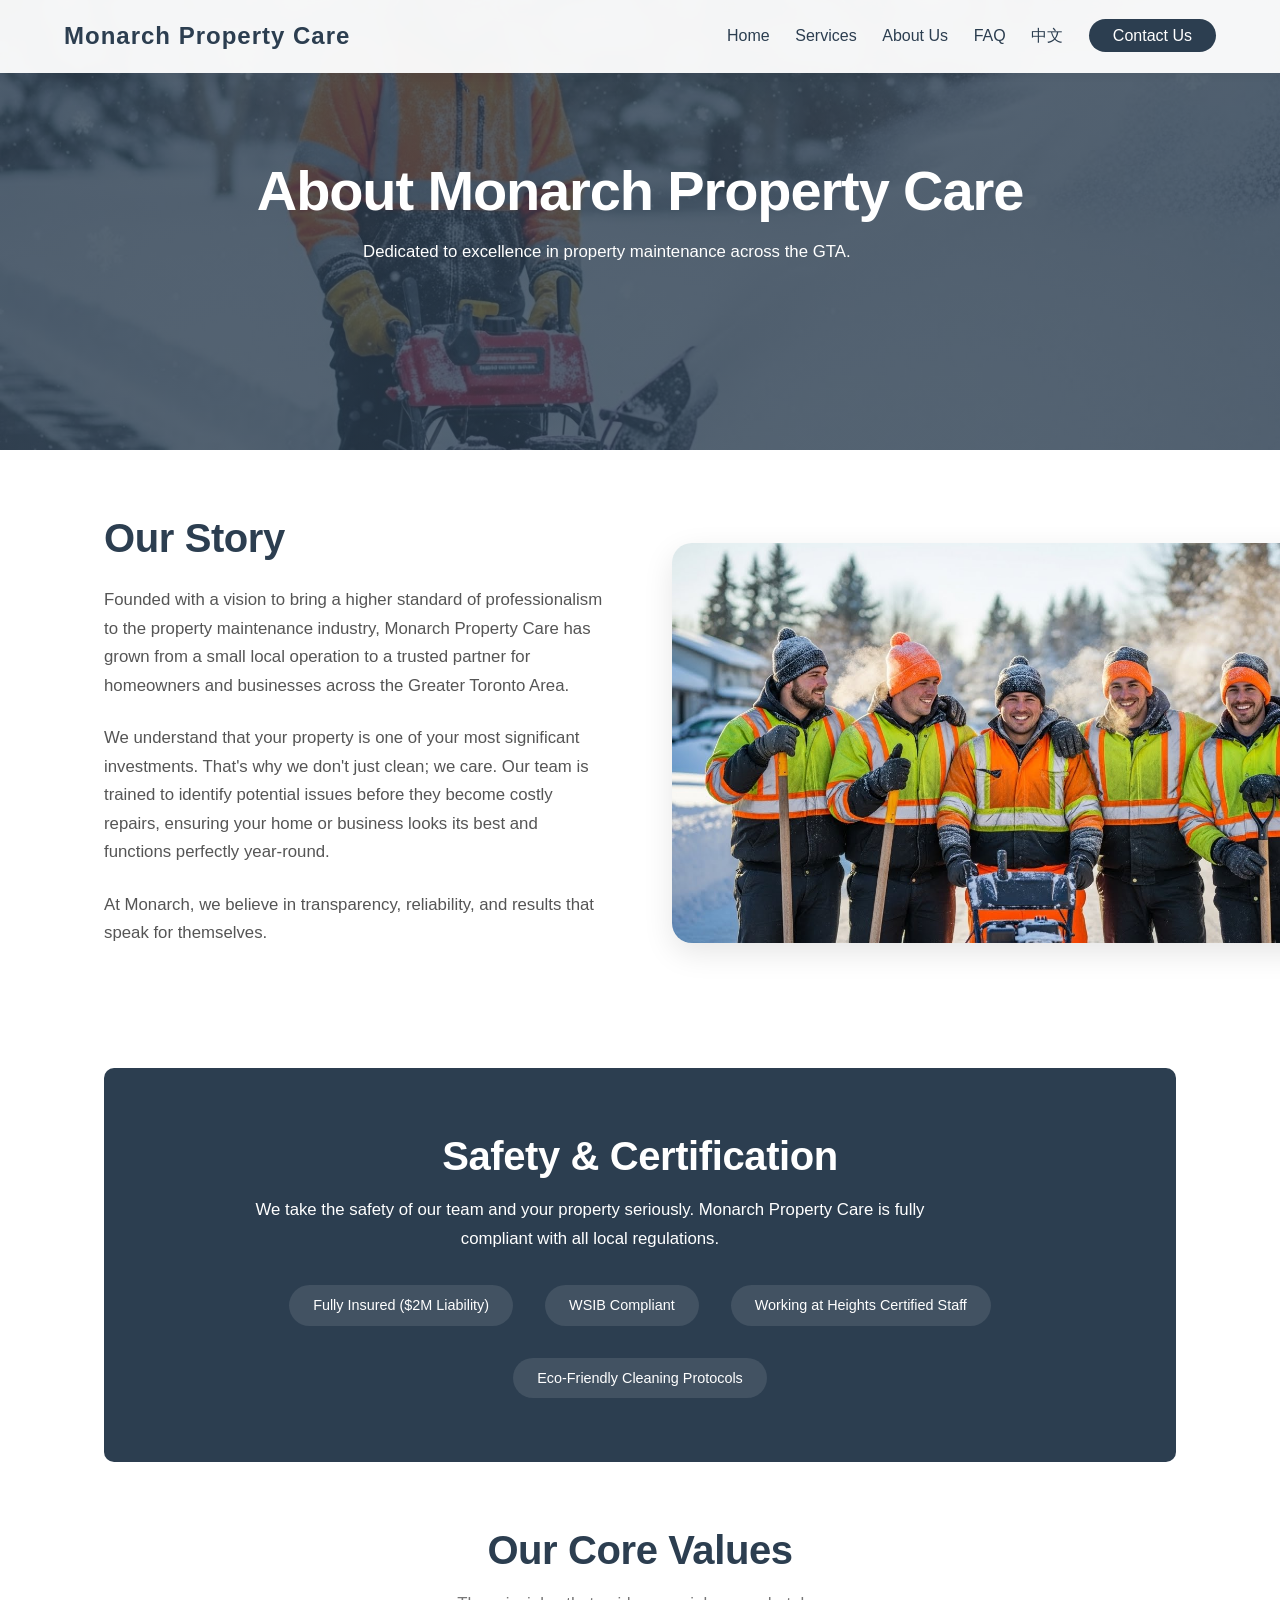
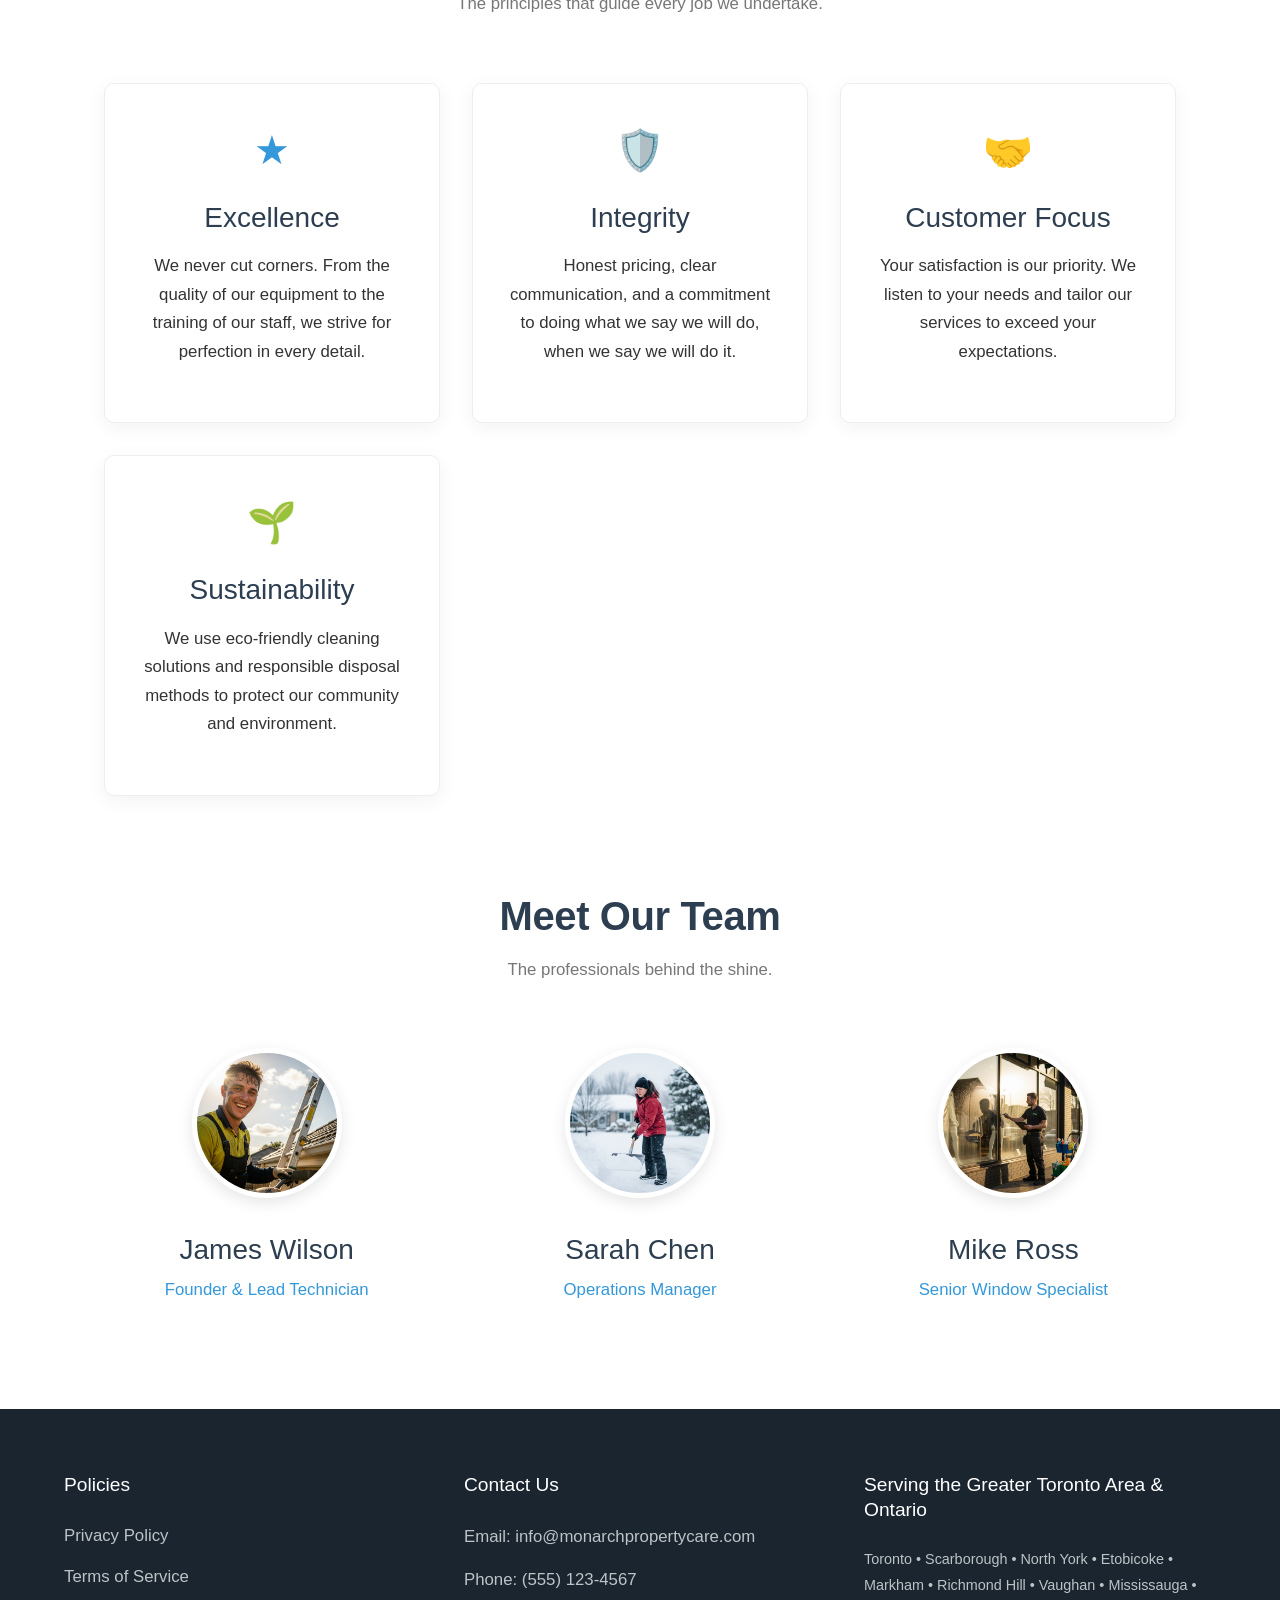
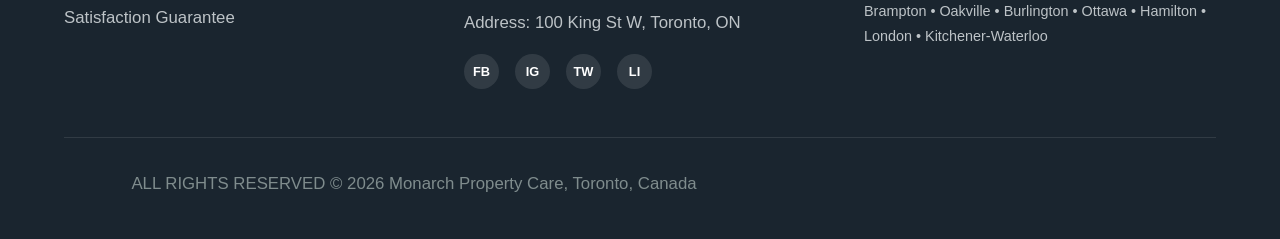
<file: about.html>
<!DOCTYPE html>
<html lang="en">
<head>
    <meta charset="UTF-8">
    <meta name="viewport" content="width=device-width, initial-scale=1.0">
    <title>About Us | Monarch Property Care</title>
    <link rel="stylesheet" href="css/style.css">
    <script src="js/translations.js"></script>
</head>
<body>

    <!-- Header Placeholder -->
    <div id="header-placeholder"></div>

    <!-- Page Hero -->
    <section class="page-hero" style="background-image: linear-gradient(rgba(44, 62, 80, 0.8), rgba(44, 62, 80, 0.8)), url('Image Assets/About Us/about us hero section.jpeg');">
        <div class="hero-content">
            <h1 data-i18n="about.hero.title">About Monarch Property Care</h1>
            <p data-i18n="about.hero.subtitle">Dedicated to excellence in property maintenance across the GTA.</p>
        </div>
    </section>

    <!-- About Content -->
    <section class="about-section">
        <div class="about-grid animate-on-scroll">
            <div class="about-content">
                <h2 data-i18n="about.story.title">Our Story</h2>
                <p data-i18n="about.story.p1">Founded with a vision to bring a higher standard of professionalism to the property maintenance industry, Monarch Property Care has grown from a small local operation to a trusted partner for homeowners and businesses across the Greater Toronto Area.</p>
                <p data-i18n="about.story.p2">We understand that your property is one of your most significant investments. That's why we don't just clean; we care. Our team is trained to identify potential issues before they become costly repairs, ensuring your home or business looks its best and functions perfectly year-round.</p>
                <p data-i18n="about.story.p3">At Monarch, we believe in transparency, reliability, and results that speak for themselves.</p>
            </div>
            <img src="Image Assets/About Us/snow removal team.jpeg" alt="Our Team" class="about-image">
        </div>

        <!-- Safety & Standards -->
        <div class="safety-section animate-on-scroll">
            <div class="safety-content">
                <h2 data-i18n="about.safety.title">Safety & Certification</h2>
                <p data-i18n="about.safety.desc">We take the safety of our team and your property seriously. Monarch Property Care is fully compliant with all local regulations.</p>
                <ul class="safety-list">
                    <li data-i18n="about.safety.l1">Fully Insured ($2M Liability)</li>
                    <li data-i18n="about.safety.l2">WSIB Compliant</li>
                    <li data-i18n="about.safety.l3">Working at Heights Certified Staff</li>
                    <li data-i18n="about.safety.l4">Eco-Friendly Cleaning Protocols</li>
                </ul>
            </div>
        </div>

        <!-- Core Values -->
        <div class="animate-on-scroll">
            <div class="section-title">
                <h2 data-i18n="about.values.title">Our Core Values</h2>
                <p data-i18n="about.values.subtitle">The principles that guide every job we undertake.</p>
            </div>
            <div class="values-grid">
                <div class="value-card">
                    <div class="value-icon">★</div>
                    <h3 data-i18n="about.values.exc.title">Excellence</h3>
                    <p data-i18n="about.values.exc.desc">We never cut corners. From the quality of our equipment to the training of our staff, we strive for perfection in every detail.</p>
                </div>
                <div class="value-card">
                    <div class="value-icon">🛡️</div>
                    <h3 data-i18n="about.values.int.title">Integrity</h3>
                    <p data-i18n="about.values.int.desc">Honest pricing, clear communication, and a commitment to doing what we say we will do, when we say we will do it.</p>
                </div>
                <div class="value-card">
                    <div class="value-icon">🤝</div>
                    <h3 data-i18n="about.values.cust.title">Customer Focus</h3>
                    <p data-i18n="about.values.cust.desc">Your satisfaction is our priority. We listen to your needs and tailor our services to exceed your expectations.</p>
                </div>
                <div class="value-card">
                    <div class="value-icon">🌱</div>
                    <h3 data-i18n="about.values.sus.title">Sustainability</h3>
                    <p data-i18n="about.values.sus.desc">We use eco-friendly cleaning solutions and responsible disposal methods to protect our community and environment.</p>
                </div>
            </div>
        </div>

        <!-- Team Section -->
        <div class="team-section animate-on-scroll">
            <div class="section-title">
                <h2 data-i18n="about.team.title">Meet Our Team</h2>
                <p data-i18n="about.team.subtitle">The professionals behind the shine.</p>
            </div>
            <div class="team-grid">
                <div class="team-member">
                    <img src="Image Assets/About Us/James Wilson.jpeg" alt="James Wilson" class="member-photo">
                    <h3>James Wilson</h3>
                    <p data-i18n="about.team.james">Founder & Lead Technician</p>
                </div>
                <div class="team-member">
                    <img src="Image Assets/About Us/Sarah Chen.jpeg" alt="Sarah Chen" class="member-photo">
                    <h3>Sarah Chen</h3>
                    <p data-i18n="about.team.sarah">Operations Manager</p>
                </div>
                <div class="team-member">
                    <img src="Image Assets/About Us/Mike Ross.jpeg" alt="Mike Ross" class="member-photo">
                    <h3>Mike Ross</h3>
                    <p data-i18n="about.team.mike">Senior Window Specialist</p>
                </div>
            </div>
        </div>
    </section>

    <!-- Footer Placeholder -->
    <footer id="footer-placeholder"></footer>

    <script src="js/main.js"></script>
</body>
</html>
</file>
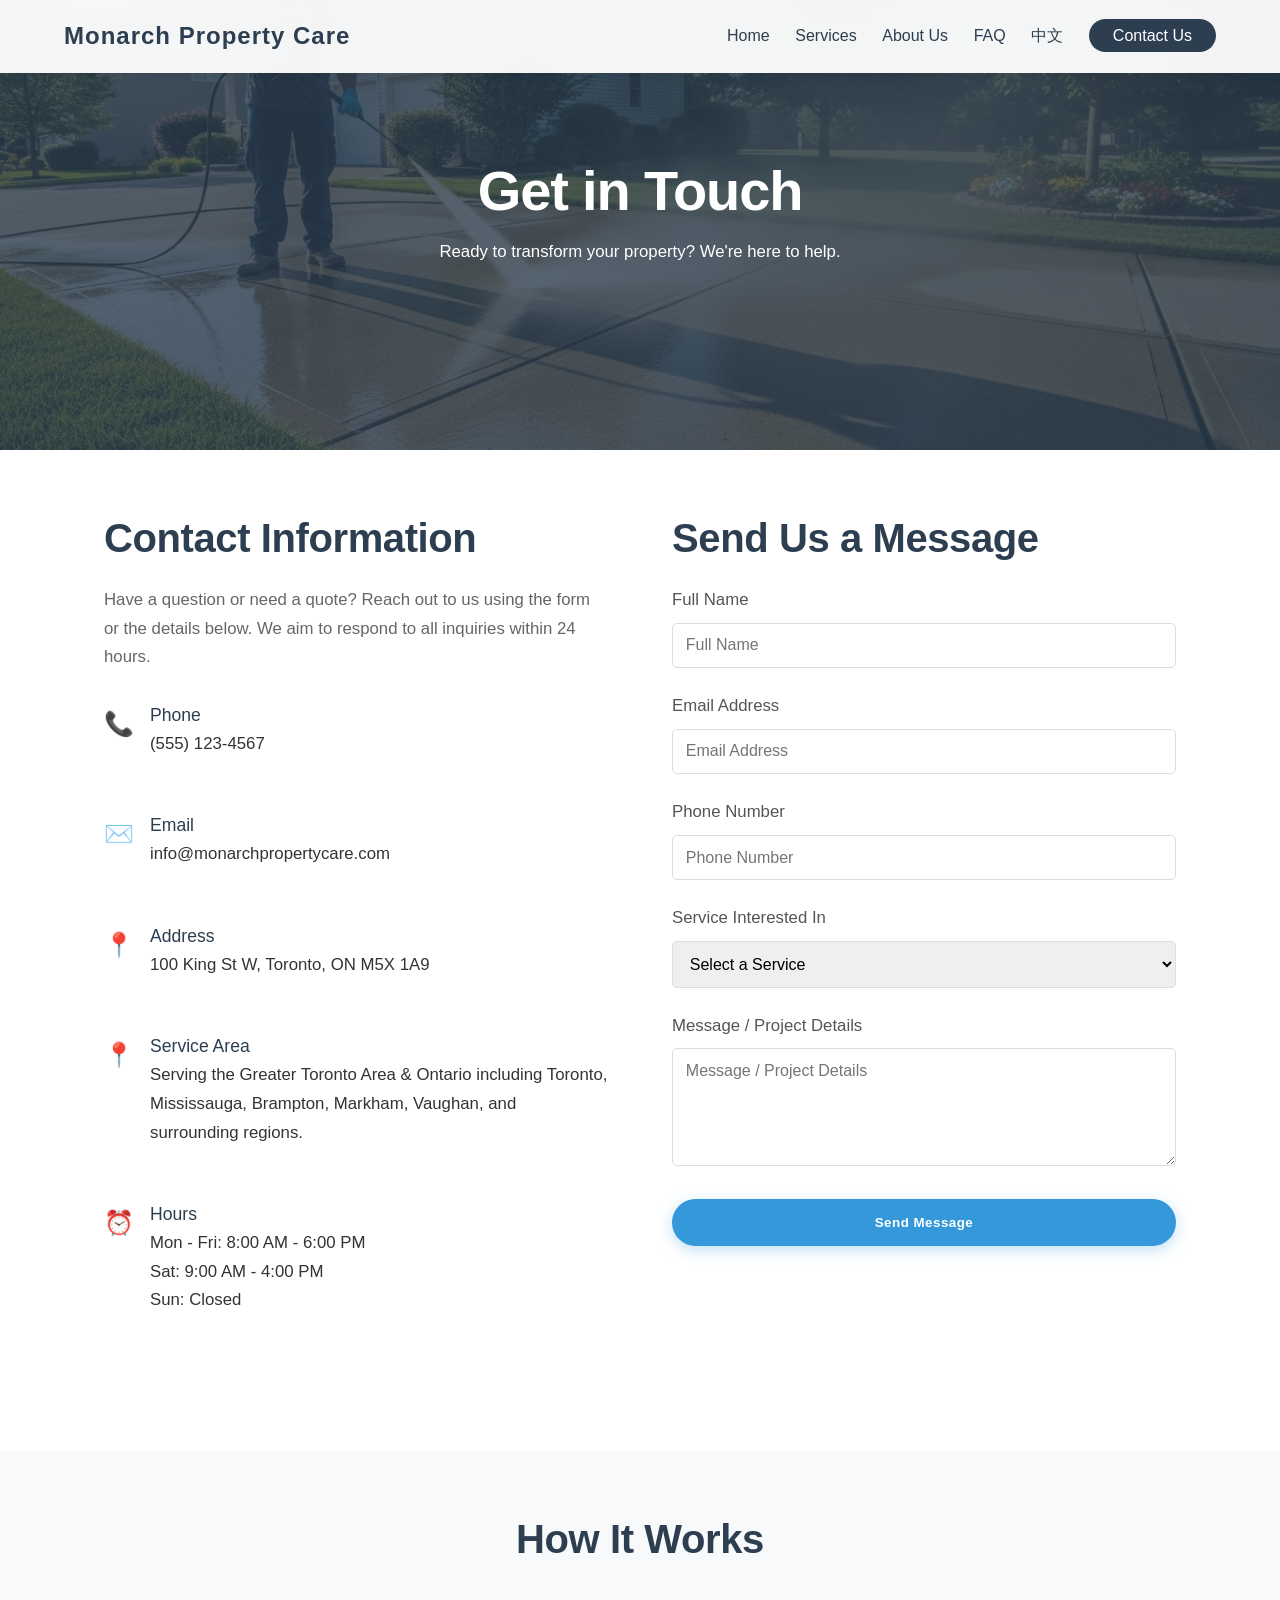
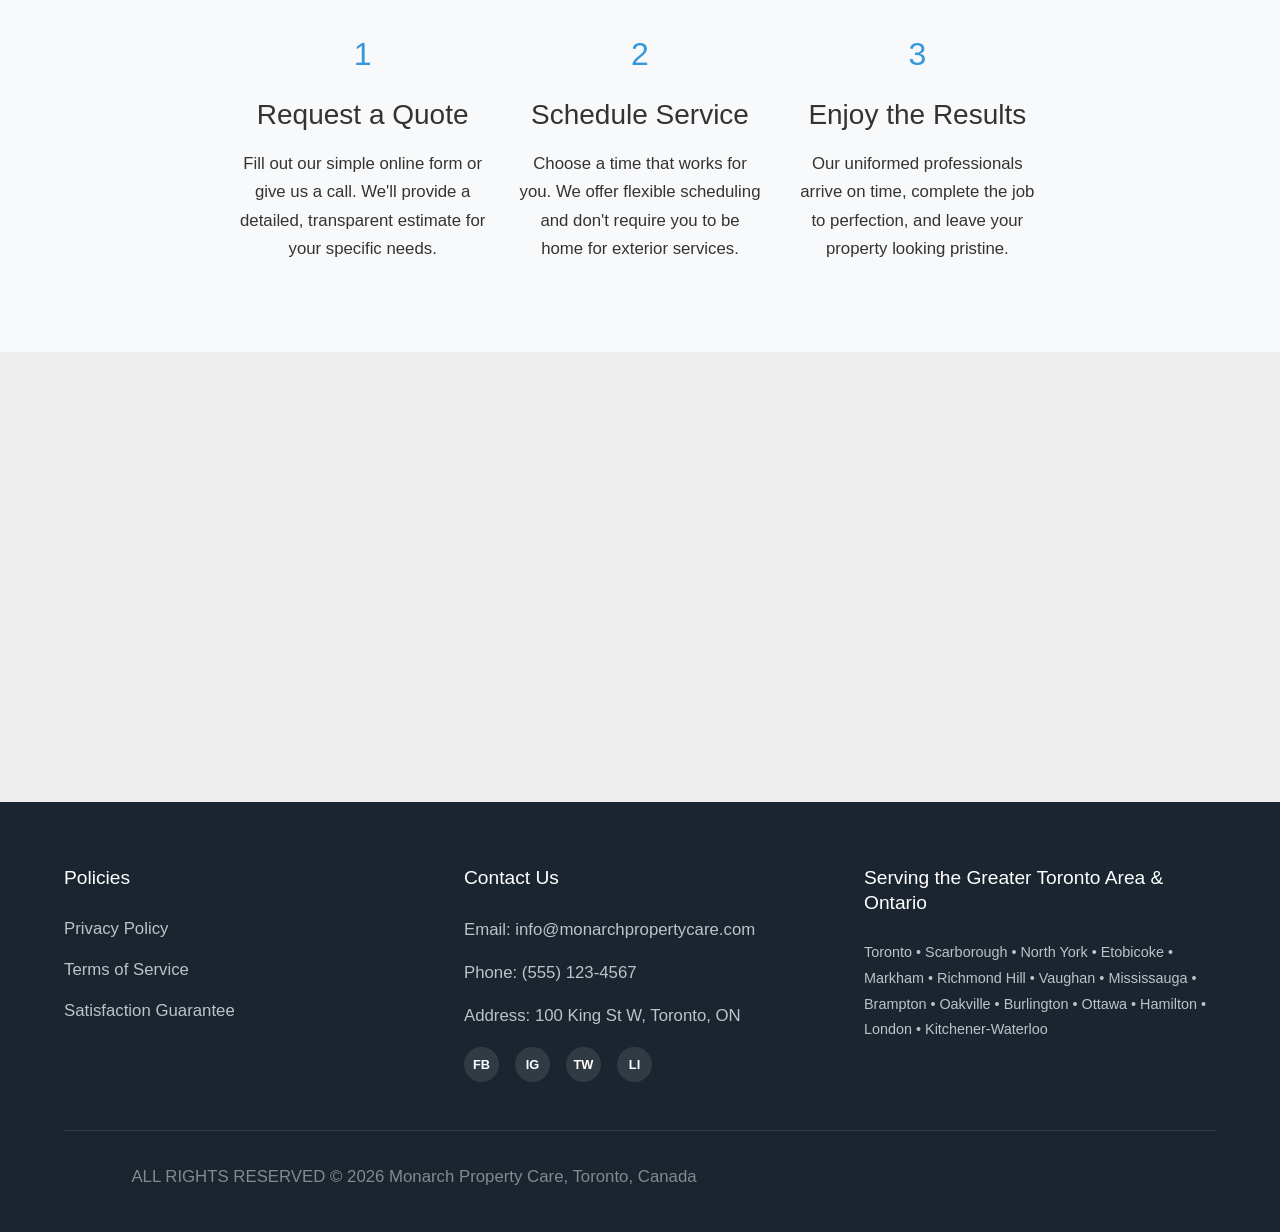
<file: contact.html>
<!DOCTYPE html>
<html lang="en">
<head>
    <meta charset="UTF-8">
    <meta name="viewport" content="width=device-width, initial-scale=1.0">
    <title>Contact Us | Monarch Property Care</title>
    <link rel="stylesheet" href="css/style.css">
    <script src="js/translations.js"></script>
</head>
<body>

    <!-- Header Placeholder -->
    <div id="header-placeholder"></div>

    <!-- Page Hero -->
    <section class="page-hero" style="background-image: linear-gradient(rgba(44, 62, 80, 0.8), rgba(44, 62, 80, 0.8)), url('Image Assets/get in touch hero.jpeg');">
        <div class="hero-content">
            <h1 data-i18n="contact.hero.title">Get in Touch</h1>
            <p data-i18n="contact.hero.subtitle">Ready to transform your property? We're here to help.</p>
        </div>
    </section>

    <!-- Contact Container -->
    <div class="contact-container animate-on-scroll">
        
        <!-- Contact Info -->
        <div class="contact-info">
            <h2 data-i18n="contact.info.title">Contact Information</h2>
            <p style="margin-bottom: 2rem; color: #666;" data-i18n="contact.info.desc">Have a question or need a quote? Reach out to us using the form or the details below. We aim to respond to all inquiries within 24 hours.</p>
            
            <div class="info-item">
                <div class="info-icon">📞</div>
                <div>
                    <h3 data-i18n="contact.phone.title">Phone</h3>
                    <p>(555) 123-4567</p>
                </div>
            </div>

            <div class="info-item">
                <div class="info-icon">✉️</div>
                <div>
                    <h3 data-i18n="contact.email.title">Email</h3>
                    <p>info@monarchpropertycare.com</p>
                </div>
            </div>

            <div class="info-item">
                <div class="info-icon">📍</div>
                <div>
                    <h3 data-i18n="contact.address.title">Address</h3>
                    <p>100 King St W, Toronto, ON M5X 1A9</p>
                </div>
            </div>

            <div class="info-item">
                <div class="info-icon">📍</div>
                <div>
                    <h3 data-i18n="contact.area.title">Service Area</h3>
                    <p data-i18n="contact.area.desc">Serving the Greater Toronto Area & Ontario including Toronto, Mississauga, Brampton, Markham, Vaughan, and surrounding regions.</p>
                </div>
            </div>

            <div class="info-item">
                <div class="info-icon">⏰</div>
                <div>
                    <h3 data-i18n="contact.hours.title">Hours</h3>
                    <p data-i18n="contact.hours.desc">Mon - Fri: 8:00 AM - 6:00 PM<br>Sat: 9:00 AM - 4:00 PM<br>Sun: Closed</p>
                </div>
            </div>
        </div>

        <!-- Contact Form -->
        <div class="contact-form-wrapper">
            <h2 data-i18n="contact.form.title">Send Us a Message</h2>
            <form action="#" method="POST"> <!-- Placeholder action -->
                <div class="form-group">
                    <label for="name" data-i18n="contact.form.name">Full Name</label>
                    <input type="text" id="name" name="name" required placeholder="John Doe" data-i18n="contact.form.name">
                </div>

                <div class="form-group">
                    <label for="email" data-i18n="contact.form.email">Email Address</label>
                    <input type="email" id="email" name="email" required placeholder="john@example.com" data-i18n="contact.form.email">
                </div>

                <div class="form-group">
                    <label for="phone" data-i18n="contact.form.phone">Phone Number</label>
                    <input type="tel" id="phone" name="phone" placeholder="(555) 123-4567" data-i18n="contact.form.phone">
                </div>

                <div class="form-group">
                    <label for="service" data-i18n="contact.form.service">Service Interested In</label>
                    <select id="service" name="service">
                        <option value="" data-i18n="contact.form.select">Select a Service...</option>
                        <option value="window-cleaning" data-i18n="contact.form.option.window">Window Cleaning</option>
                        <option value="eavestrough" data-i18n="contact.form.option.eaves">Eavestrough Cleaning</option>
                        <option value="pressure-washing" data-i18n="contact.form.option.pressure">Pressure Washing</option>
                        <option value="deck" data-i18n="contact.form.option.deck">Deck Cleaning/Staining</option>
                        <option value="snow" data-i18n="contact.form.option.snow">Snow Removal</option>
                        <option value="other" data-i18n="contact.form.option.other">Other / Multiple Services</option>
                    </select>
                </div>

                <div class="form-group">
                    <label for="message" data-i18n="contact.form.message">Message</label>
                    <textarea id="message" name="message" rows="5" required placeholder="Tell us about your property and what you need..." data-i18n="contact.form.message"></textarea>
                </div>

                <button type="submit" class="cta-button" style="width: 100%; border: none; cursor: pointer;" data-i18n="contact.form.submit">Send Message</button>
            </form>
        </div>
    </div>

    <!-- Next Steps Section -->
    <section class="next-steps-section animate-on-scroll" style="background-color: var(--light-bg); padding: 4rem 5%; text-align: center;">
        <div class="section-title">
            <h2 data-i18n="home.how.title">What Happens Next?</h2>
        </div>
        <div style="max-width: 800px; margin: 0 auto; display: flex; justify-content: space-around; flex-wrap: wrap; gap: 2rem;">
            <div style="flex: 1; min-width: 200px;">
                <div style="font-size: 2rem; color: var(--secondary-color); margin-bottom: 1rem;">1</div>
                <h3 data-i18n="home.how.step1.title">We Review</h3>
                <p data-i18n="home.how.step1.desc">Our team reviews your request and property details.</p>
            </div>
            <div style="flex: 1; min-width: 200px;">
                <div style="font-size: 2rem; color: var(--secondary-color); margin-bottom: 1rem;">2</div>
                <h3 data-i18n="home.how.step2.title">We Quote</h3>
                <p data-i18n="home.how.step2.desc">You'll receive a detailed estimate via email or phone.</p>
            </div>
            <div style="flex: 1; min-width: 200px;">
                <div style="font-size: 2rem; color: var(--secondary-color); margin-bottom: 1rem;">3</div>
                <h3 data-i18n="home.how.step3.title">We Schedule</h3>
                <p data-i18n="home.how.step3.desc">Once approved, we book a time that suits you best.</p>
            </div>
        </div>
    </section>

    <!-- Map Section -->
    <section class="map-section animate-on-scroll">
        <iframe 
            src="https://www.google.com/maps/embed?pb=!1m18!1m12!1m3!1d2887.123456789012!2d-79.384090!3d43.648770!2m3!1f0!2f0!3f0!3m2!1i1024!2i768!4f13.1!3m3!1m2!1s0x882b34d2a3b4b5c5%3A0x1234567890abcdef!2s100%20King%20St%20W%2C%20Toronto%2C%20ON%20M5X%201A9!5e0!3m2!1sen!2sca!4v1633024800000!5m2!1sen!2sca" 
            width="100%" 
            height="450" 
            style="border:0;" 
            allowfullscreen="" 
            loading="lazy">
        </iframe>
    </section>

    <!-- Footer Placeholder -->
    <footer id="footer-placeholder"></footer>

    <script src="js/main.js"></script>
</body>
</html>
</file>
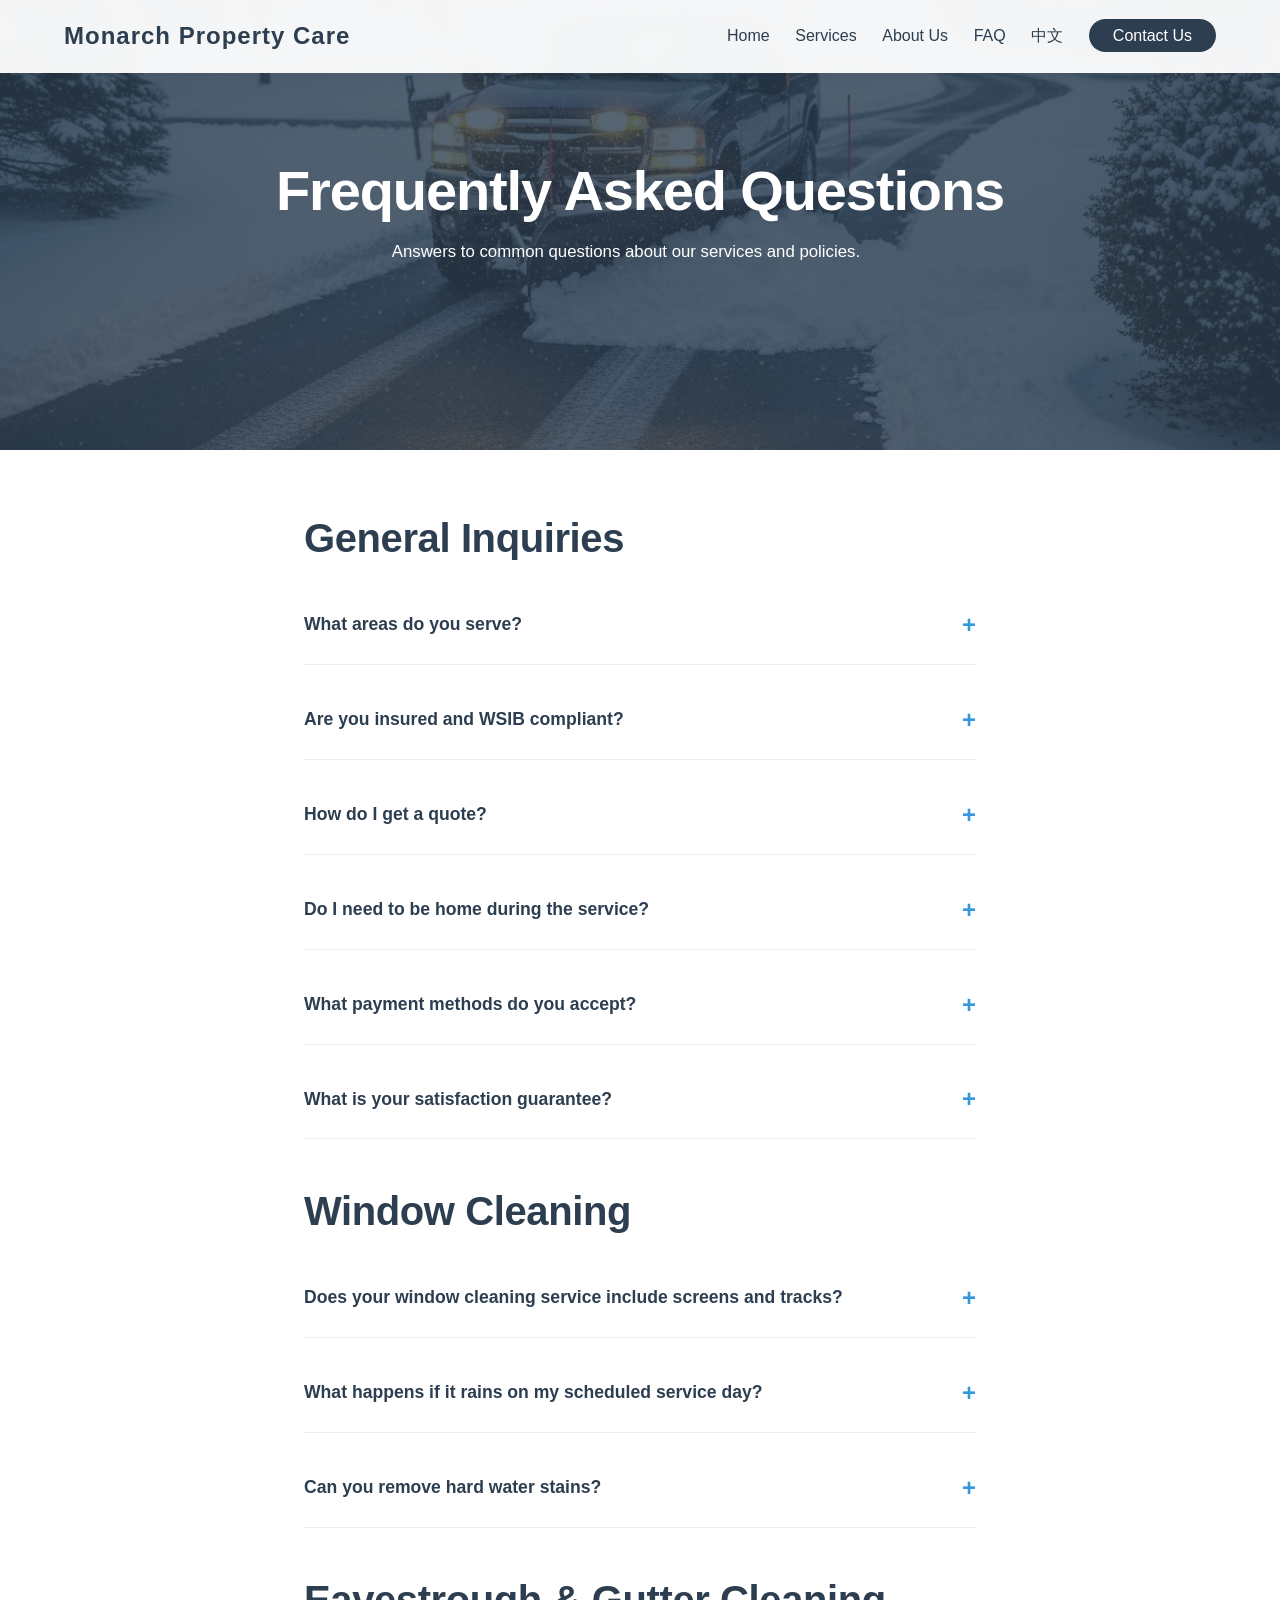
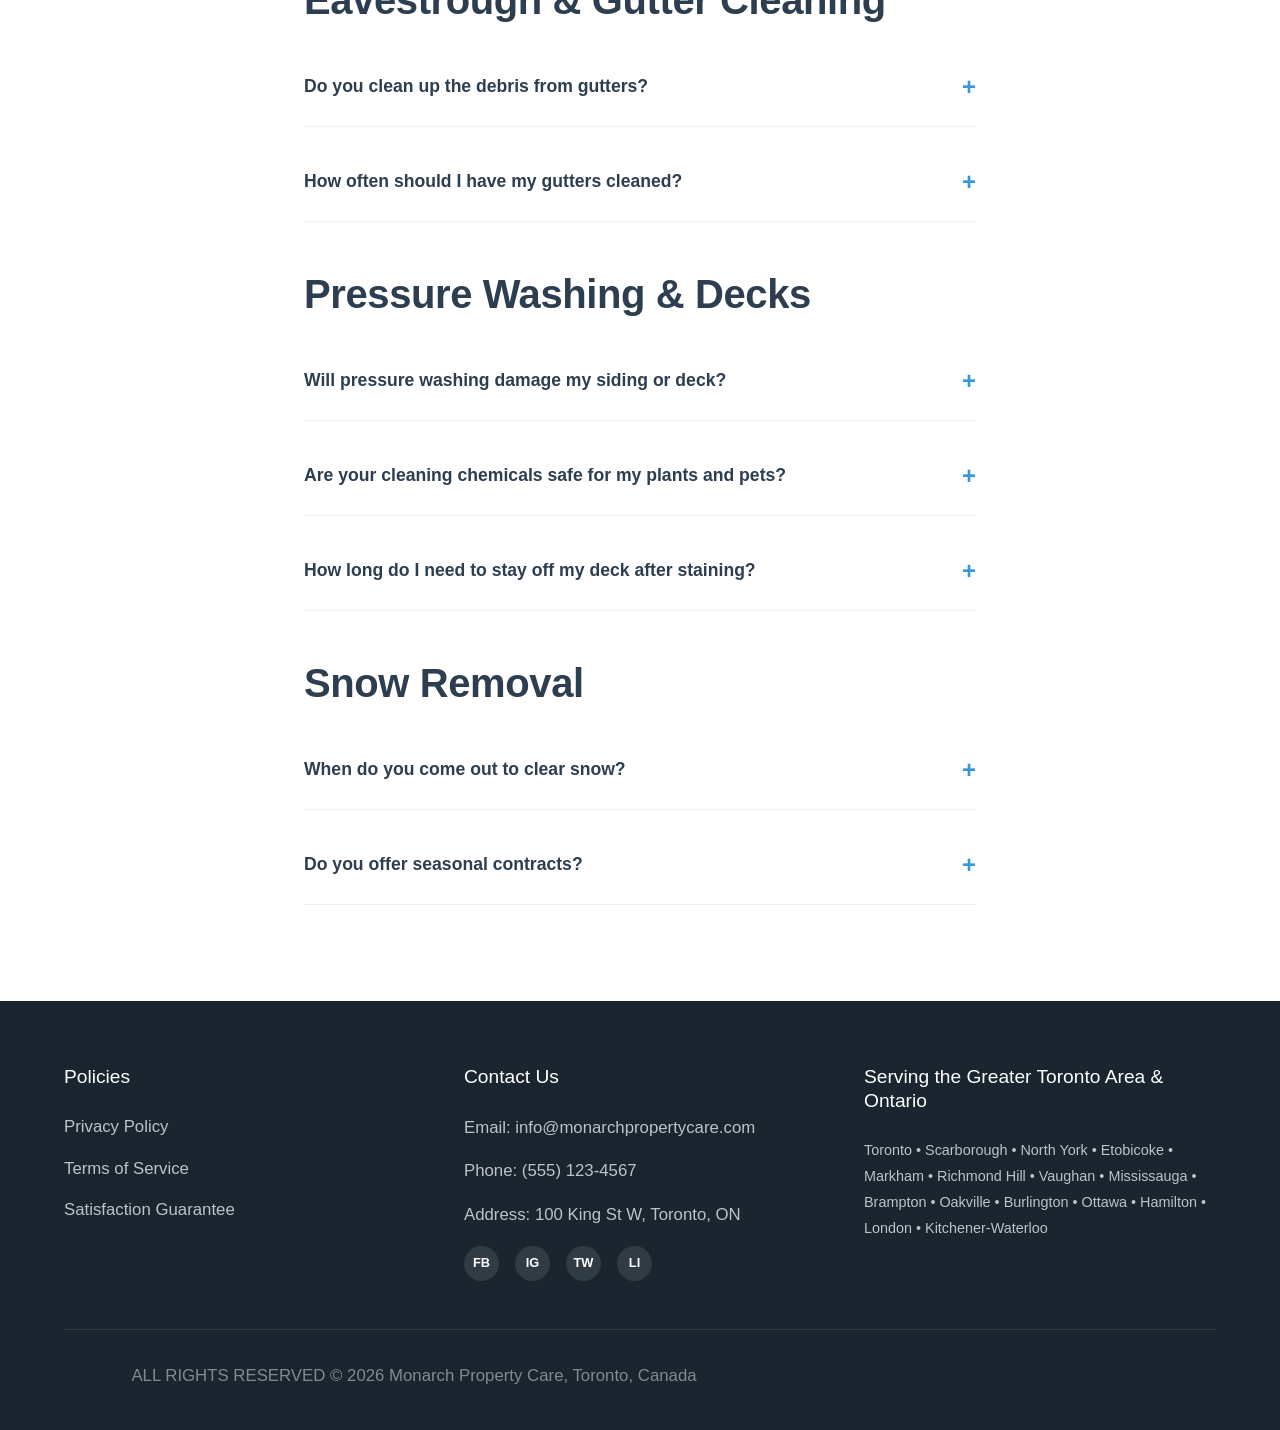
<file: faq.html>
<!DOCTYPE html>
<html lang="en">
<head>
    <meta charset="UTF-8">
    <meta name="viewport" content="width=device-width, initial-scale=1.0">
    <title>FAQ | Monarch Property Care</title>
    <link rel="stylesheet" href="css/style.css">
    <script src="js/translations.js"></script>
</head>
<body>

    <!-- Header Placeholder -->
    <div id="header-placeholder"></div>

    <!-- Page Hero -->
    <section class="page-hero" style="background-image: linear-gradient(rgba(44, 62, 80, 0.8), rgba(44, 62, 80, 0.8)), url('Image Assets/Index/hero section.jpeg');">
        <div class="hero-content">
            <h1 data-i18n="faq.hero.title">Frequently Asked Questions</h1>
            <p data-i18n="faq.hero.subtitle">Answers to common questions about our services and policies.</p>
        </div>
    </section>

    <!-- FAQ Container -->
    <div class="faq-container animate-on-scroll">
        
        <!-- General Questions -->
        <h2 style="margin-bottom: 1.5rem; color: var(--primary-color);" data-i18n="faq.gen.title">General Inquiries</h2>
        
        <div class="faq-item">
            <div class="faq-question">
                <span data-i18n="faq.q1">What areas do you serve?</span>
                <span class="faq-toggle">+</span>
            </div>
            <div class="faq-answer">
                <p data-i18n="faq.a1">Monarch Property Care proudly serves the entire Greater Toronto Area (GTA), including Toronto, North York, Etobicoke, Scarborough, Mississauga, Oakville, Richmond Hill, Markham, and Vaughan.</p>
            </div>
        </div>

        <div class="faq-item">
            <div class="faq-question">
                <span data-i18n="faq.q2">Are you insured and WSIB compliant?</span>
                <span class="faq-toggle">+</span>
            </div>
            <div class="faq-answer">
                <p data-i18n="faq.a2">Yes, absolutely. We carry $2M in comprehensive liability insurance and all our staff are fully covered under WSIB. We prioritize safety and professionalism in every job we undertake.</p>
            </div>
        </div>

        <div class="faq-item">
            <div class="faq-question">
                <span data-i18n="faq.q3">How do I get a quote?</span>
                <span class="faq-toggle">+</span>
            </div>
            <div class="faq-answer">
                <p data-i18n="faq.a3">Getting a quote is simple! You can fill out the form on our Contact page, call us directly, or send an email. For standard services like window cleaning or gutter cleaning, we can often provide an estimate over the phone or via email using satellite imagery. For larger projects like deck restoration, we may schedule a quick, free site visit.</p>
            </div>
        </div>

        <div class="faq-item">
            <div class="faq-question">
                <span data-i18n="faq.q4">Do I need to be home during the service?</span>
                <span class="faq-toggle">+</span>
            </div>
            <div class="faq-answer">
                <p data-i18n="faq.a4">For exterior services (window cleaning, pressure washing, eavestrough cleaning, snow removal), you do not need to be home as long as we have access to the water supply and the work areas (e.g., unlocked gates). For interior window cleaning, we require someone to be present to grant access.</p>
            </div>
        </div>

        <div class="faq-item">
            <div class="faq-question">
                <span data-i18n="faq.q5">What payment methods do you accept?</span>
                <span class="faq-toggle">+</span>
            </div>
            <div class="faq-answer">
                <p data-i18n="faq.a5">We accept all major credit cards (Visa, Mastercard, Amex), Interac e-Transfer, and cash. Payment is typically due upon completion of the service to ensure your complete satisfaction.</p>
            </div>
        </div>

        <div class="faq-item">
            <div class="faq-question">
                <span data-i18n="faq.q6">What is your satisfaction guarantee?</span>
                <span class="faq-toggle">+</span>
            </div>
            <div class="faq-answer">
                <p data-i18n="faq.a6">We stand behind our work 100%. If you are not completely satisfied with any aspect of our service, please let us know within 24 hours, and we will return to make it right at no extra cost.</p>
            </div>
        </div>

        <!-- Window Cleaning -->
        <h2 style="margin-top: 3rem; margin-bottom: 1.5rem; color: var(--primary-color);">Window Cleaning</h2>

        <div class="faq-item">
            <div class="faq-question">
                <span>Does your window cleaning service include screens and tracks?</span>
                <span class="faq-toggle">+</span>
            </div>
            <div class="faq-answer">
                <p>Yes! Our premium window cleaning service includes wiping down the frames and sills. Screen cleaning and deep track detailing can be added to your package for a complete restoration.</p>
            </div>
        </div>

        <div class="faq-item">
            <div class="faq-question">
                <span>What happens if it rains on my scheduled service day?</span>
                <span class="faq-toggle">+</span>
            </div>
            <div class="faq-answer">
                <p>Rain water is actually quite pure and doesn't typically spot windows; it's the dirt on the glass that causes spots. However, for heavy storms or high winds, we will reschedule your appointment for the safety of our crew and to ensure the best possible results.</p>
            </div>
        </div>

        <div class="faq-item">
            <div class="faq-question">
                <span>Can you remove hard water stains?</span>
                <span class="faq-toggle">+</span>
            </div>
            <div class="faq-answer">
                <p>Yes, we have specialized solutions and techniques to remove stubborn hard water stains and mineral deposits from your glass. Please mention this when booking so we can allocate the necessary time.</p>
            </div>
        </div>

        <!-- Eavestrough & Gutter Cleaning -->
        <h2 style="margin-top: 3rem; margin-bottom: 1.5rem; color: var(--primary-color);">Eavestrough & Gutter Cleaning</h2>

        <div class="faq-item">
            <div class="faq-question">
                <span>Do you clean up the debris from gutters?</span>
                <span class="faq-toggle">+</span>
            </div>
            <div class="faq-answer">
                <p>Absolutely. We hand-remove debris from your eavestroughs and bag it for disposal. We never throw debris on your lawn or flower beds. We also flush the downspouts with water to ensure they are flowing freely.</p>
            </div>
        </div>

        <div class="faq-item">
            <div class="faq-question">
                <span>How often should I have my gutters cleaned?</span>
                <span class="faq-toggle">+</span>
            </div>
            <div class="faq-answer">
                <p>We recommend cleaning your eavestroughs at least twice a year: once in the late spring (after seeds/blossoms fall) and once in late autumn (after the leaves have fallen) to prevent winter freezing and blockages.</p>
            </div>
        </div>

        <!-- Pressure Washing & Deck Restoration -->
        <h2 style="margin-top: 3rem; margin-bottom: 1.5rem; color: var(--primary-color);">Pressure Washing & Decks</h2>

        <div class="faq-item">
            <div class="faq-question">
                <span>Will pressure washing damage my siding or deck?</span>
                <span class="faq-toggle">+</span>
            </div>
            <div class="faq-answer">
                <p>Not with Monarch. We use a "soft wash" technique for delicate surfaces like vinyl siding and wood decks. This involves using specialized cleaning solutions to lift dirt and algae, followed by a low-pressure rinse, ensuring a deep clean without the risk of damage.</p>
            </div>
        </div>

        <div class="faq-item">
            <div class="faq-question">
                <span>Are your cleaning chemicals safe for my plants and pets?</span>
                <span class="faq-toggle">+</span>
            </div>
            <div class="faq-answer">
                <p>Yes, we use eco-friendly, biodegradable cleaning solutions. We also take extra care to pre-soak and rinse surrounding vegetation to ensure your landscaping remains protected.</p>
            </div>
        </div>

        <div class="faq-item">
            <div class="faq-question">
                <span>How long do I need to stay off my deck after staining?</span>
                <span class="faq-toggle">+</span>
            </div>
            <div class="faq-answer">
                <p>We recommend waiting 24 to 48 hours before walking on the deck or replacing furniture, depending on the humidity and temperature. We will provide specific instructions based on the product used.</p>
            </div>
        </div>

        <!-- Snow Removal -->
        <h2 style="margin-top: 3rem; margin-bottom: 1.5rem; color: var(--primary-color);">Snow Removal</h2>

        <div class="faq-item">
            <div class="faq-question">
                <span>When do you come out to clear snow?</span>
                <span class="faq-toggle">+</span>
            </div>
            <div class="faq-answer">
                <p>Our crews are dispatched when snow accumulation reaches 5cm (2 inches). For continuous storms, we make multiple passes to ensure your driveway remains accessible.</p>
            </div>
        </div>

        <div class="faq-item">
            <div class="faq-question">
                <span>Do you offer seasonal contracts?</span>
                <span class="faq-toggle">+</span>
            </div>
            <div class="faq-answer">
                <p>Yes, we offer flat-rate seasonal contracts from November 1st to April 15th, giving you peace of mind all winter long. We also offer pay-per-visit options depending on availability.</p>
            </div>
        </div>
    </div>

    </div>

    <!-- Footer Placeholder -->
    <footer id="footer-placeholder"></footer>

    <script src="js/main.js"></script>
</body>
</html>
</file>
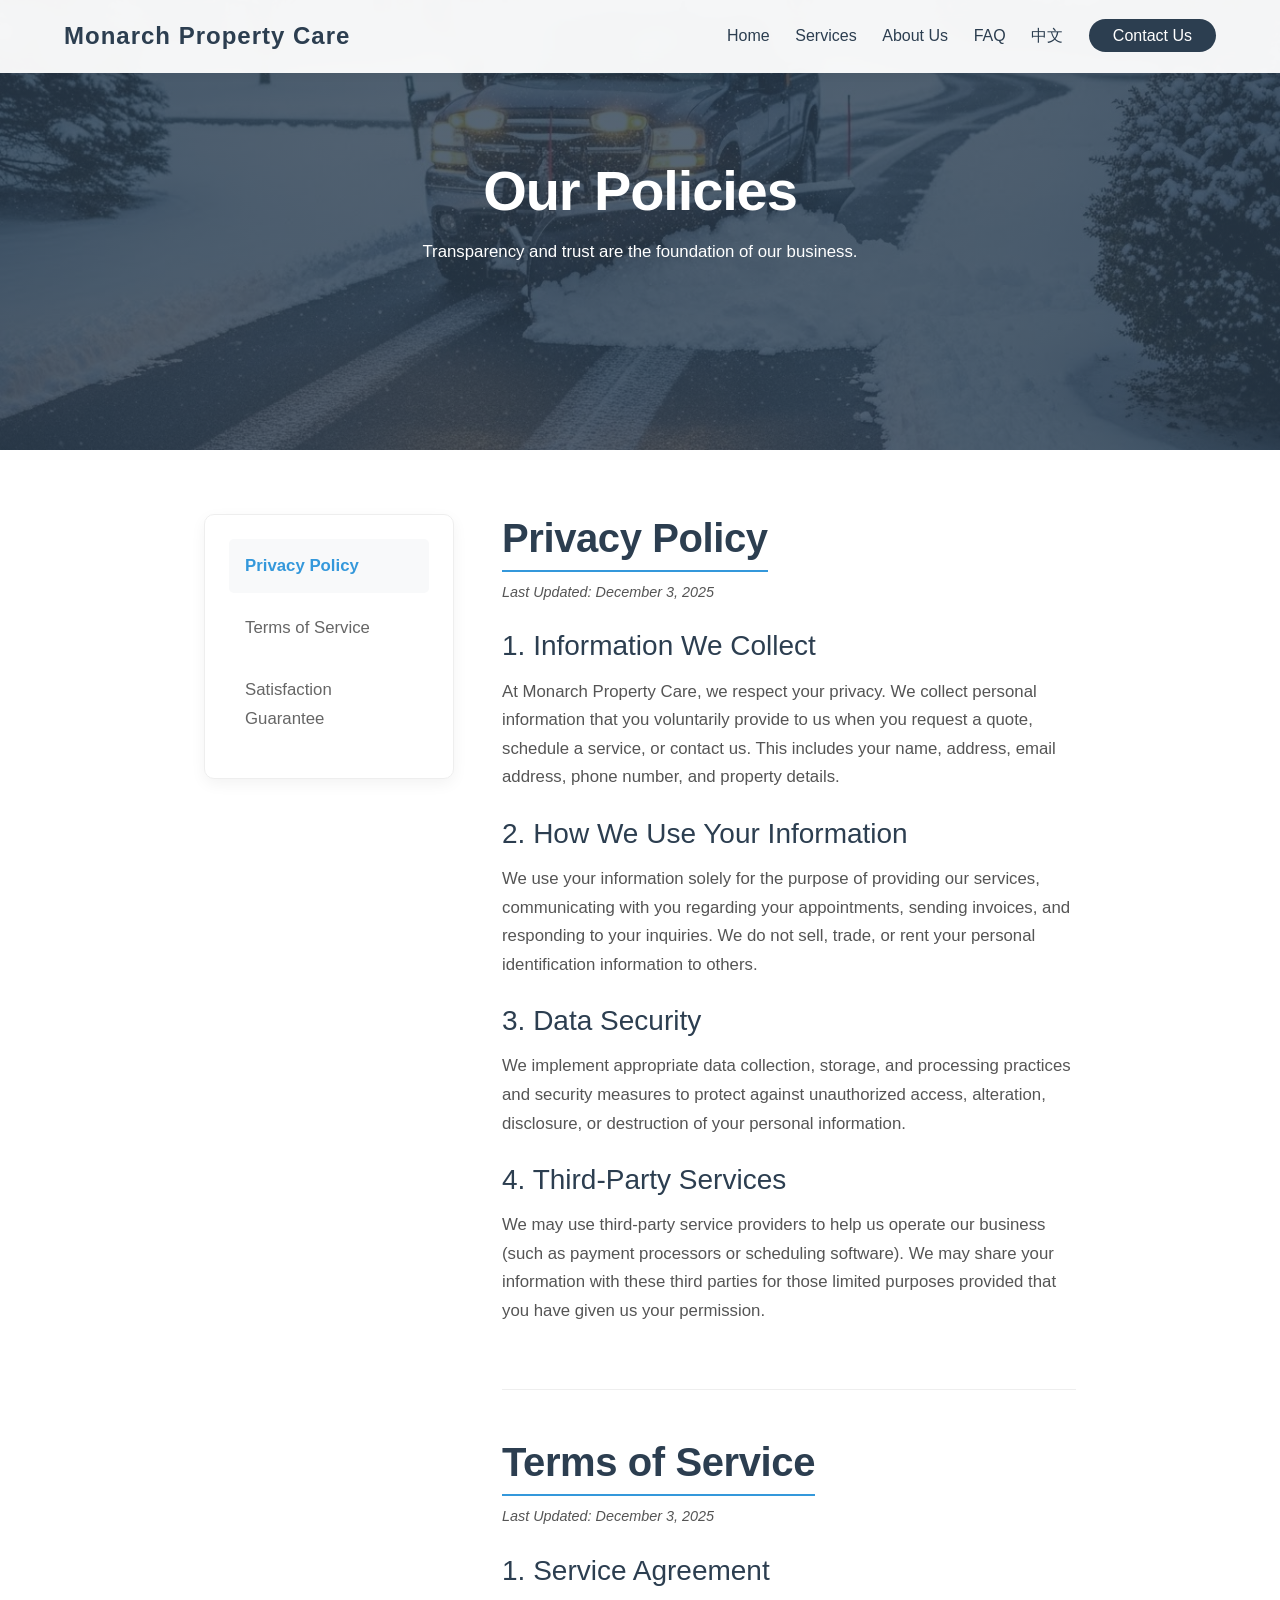
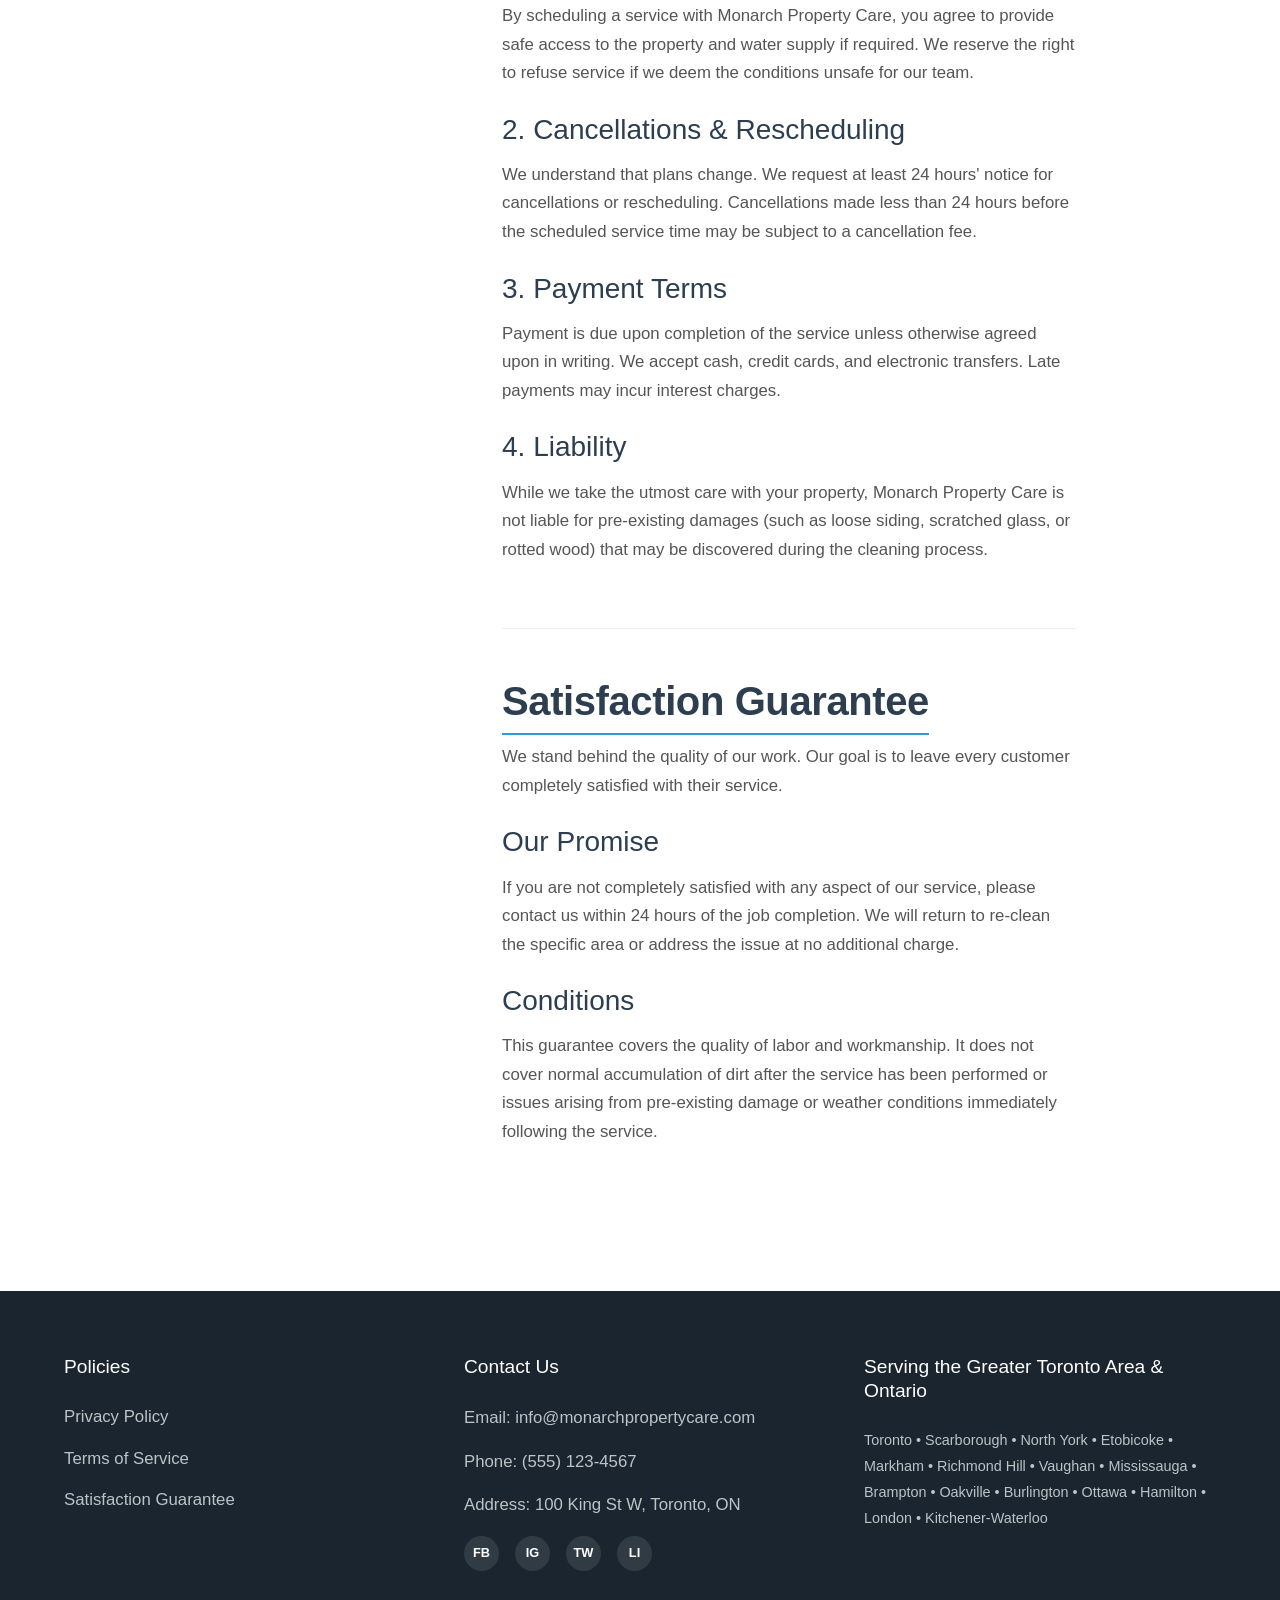
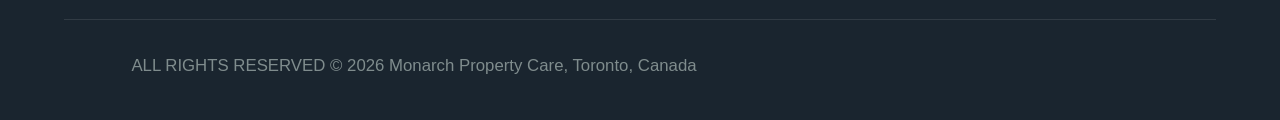
<file: policies.html>
<!DOCTYPE html>
<html lang="en">
<head>
    <meta charset="UTF-8">
    <meta name="viewport" content="width=device-width, initial-scale=1.0">
    <title>Policies | Monarch Property Care</title>
    <link rel="stylesheet" href="css/style.css">
    <script src="js/translations.js"></script>
</head>
<body>

    <!-- Header Placeholder -->
    <div id="header-placeholder"></div>

    <!-- Page Hero -->
    <section class="page-hero" style="background-image: linear-gradient(rgba(44, 62, 80, 0.8), rgba(44, 62, 80, 0.8)), url('Image Assets/Index/hero section.jpeg');">
        <div class="hero-content">
            <h1 data-i18n="policies.hero.title">Company Policies</h1>
            <p data-i18n="policies.hero.subtitle">Transparency, trust, and your peace of mind.</p>
        </div>
    </section>

    <!-- Policies Content -->
    <div class="policies-container animate-on-scroll">
        
        <!-- Navigation for Policies -->
        <div class="policy-nav">
            <a href="#privacy" class="policy-link active" data-i18n="policies.nav.privacy">Privacy Policy</a>
            <a href="#terms" class="policy-link" data-i18n="policies.nav.terms">Terms of Service</a>
            <a href="#guarantee" class="policy-link" data-i18n="policies.nav.guarantee">Satisfaction Guarantee</a>
        </div>

        <div class="policy-content">
            
            <!-- Privacy Policy -->
            <section id="privacy" class="policy-section">
                <h2 data-i18n="policies.privacy.title">Privacy Policy</h2>
                <p class="last-updated" data-i18n="policies.updated">Last Updated: December 3, 2025</p>
                
                <h3 data-i18n="policies.privacy.1.title">1. Information We Collect</h3>
                <p data-i18n="policies.privacy.1.text">At Monarch Property Care, we respect your privacy. We collect personal information that you voluntarily provide to us when you request a quote, schedule a service, or contact us. This includes your name, address, email address, phone number, and property details.</p>

                <h3 data-i18n="policies.privacy.2.title">2. How We Use Your Information</h3>
                <p data-i18n="policies.privacy.2.text">We use your information solely for the purpose of providing our services, communicating with you regarding your appointments, sending invoices, and responding to your inquiries. We do not sell, trade, or rent your personal identification information to others.</p>

                <h3 data-i18n="policies.privacy.3.title">3. Data Security</h3>
                <p data-i18n="policies.privacy.3.text">We implement appropriate data collection, storage, and processing practices and security measures to protect against unauthorized access, alteration, disclosure, or destruction of your personal information.</p>

                <h3 data-i18n="policies.privacy.4.title">4. Third-Party Services</h3>
                <p data-i18n="policies.privacy.4.text">We may use third-party service providers to help us operate our business (such as payment processors or scheduling software). We may share your information with these third parties for those limited purposes provided that you have given us your permission.</p>
            </section>

            <hr class="policy-divider">

            <!-- Terms of Service -->
            <section id="terms" class="policy-section">
                <h2 data-i18n="policies.terms.title">Terms of Service</h2>
                <p class="last-updated" data-i18n="policies.updated">Last Updated: December 3, 2025</p>

                <h3 data-i18n="policies.terms.1.title">1. Service Agreement</h3>
                <p data-i18n="policies.terms.1.text">By scheduling a service with Monarch Property Care, you agree to provide safe access to the property and water supply if required. We reserve the right to refuse service if we deem the conditions unsafe for our team.</p>

                <h3 data-i18n="policies.terms.2.title">2. Cancellations & Rescheduling</h3>
                <p data-i18n="policies.terms.2.text">We understand that plans change. We request at least 24 hours' notice for cancellations or rescheduling. Cancellations made less than 24 hours before the scheduled service time may be subject to a cancellation fee.</p>

                <h3 data-i18n="policies.terms.3.title">3. Payment Terms</h3>
                <p data-i18n="policies.terms.3.text">Payment is due upon completion of the service unless otherwise agreed upon in writing. We accept cash, credit cards, and electronic transfers. Late payments may incur interest charges.</p>

                <h3 data-i18n="policies.terms.4.title">4. Liability</h3>
                <p data-i18n="policies.terms.4.text">While we take the utmost care with your property, Monarch Property Care is not liable for pre-existing damages (such as loose siding, scratched glass, or rotted wood) that may be discovered during the cleaning process.</p>
            </section>

            <hr class="policy-divider">

            <!-- Satisfaction Guarantee -->
            <section id="guarantee" class="policy-section">
                <h2 data-i18n="policies.guarantee.title">100% Satisfaction Guarantee</h2>
                
                <p data-i18n="policies.guarantee.intro">We stand behind the quality of our work. Our goal is to leave every customer completely satisfied with their service.</p>

                <h3 data-i18n="policies.guarantee.promise.title">Our Promise</h3>
                <p data-i18n="policies.guarantee.promise.text">If you are not completely satisfied with any aspect of our service, please contact us within 24 hours of the job completion. We will return to re-clean the specific area or address the issue at no additional charge.</p>

                <h3 data-i18n="policies.guarantee.conditions.title">Conditions</h3>
                <p data-i18n="policies.guarantee.conditions.text">This guarantee covers the quality of labor and workmanship. It does not cover normal accumulation of dirt after the service has been performed or issues arising from pre-existing damage or weather conditions immediately following the service.</p>
            </section>

        </div>
    </div>

    <!-- Footer Placeholder -->
    <footer id="footer-placeholder"></footer>

    <script src="js/main.js"></script>
    <script>
        // Simple script to handle active state on policy links
        document.addEventListener('DOMContentLoaded', () => {
            const links = document.querySelectorAll('.policy-link');
            
            links.forEach(link => {
                link.addEventListener('click', (e) => {
                    links.forEach(l => l.classList.remove('active'));
                    e.target.classList.add('active');
                });
            });
        });
    </script>
</body>
</html>
</file>
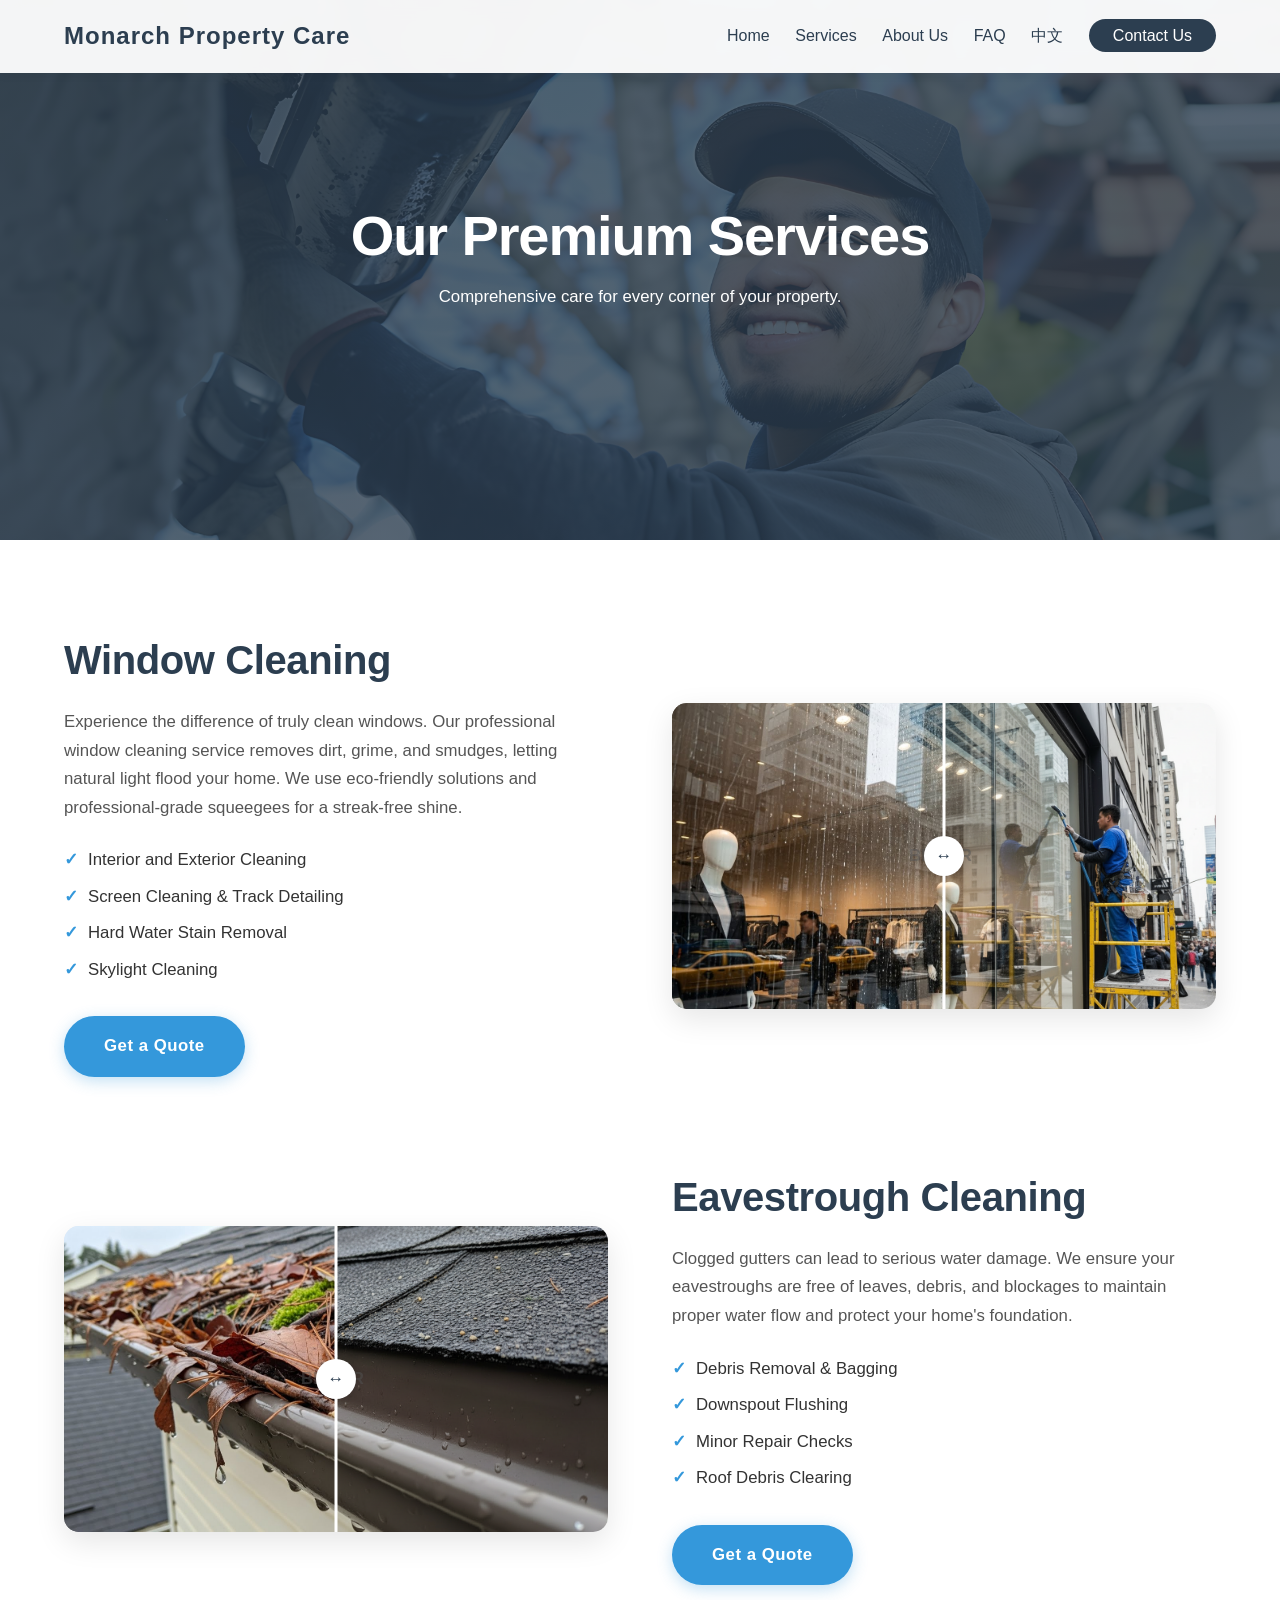
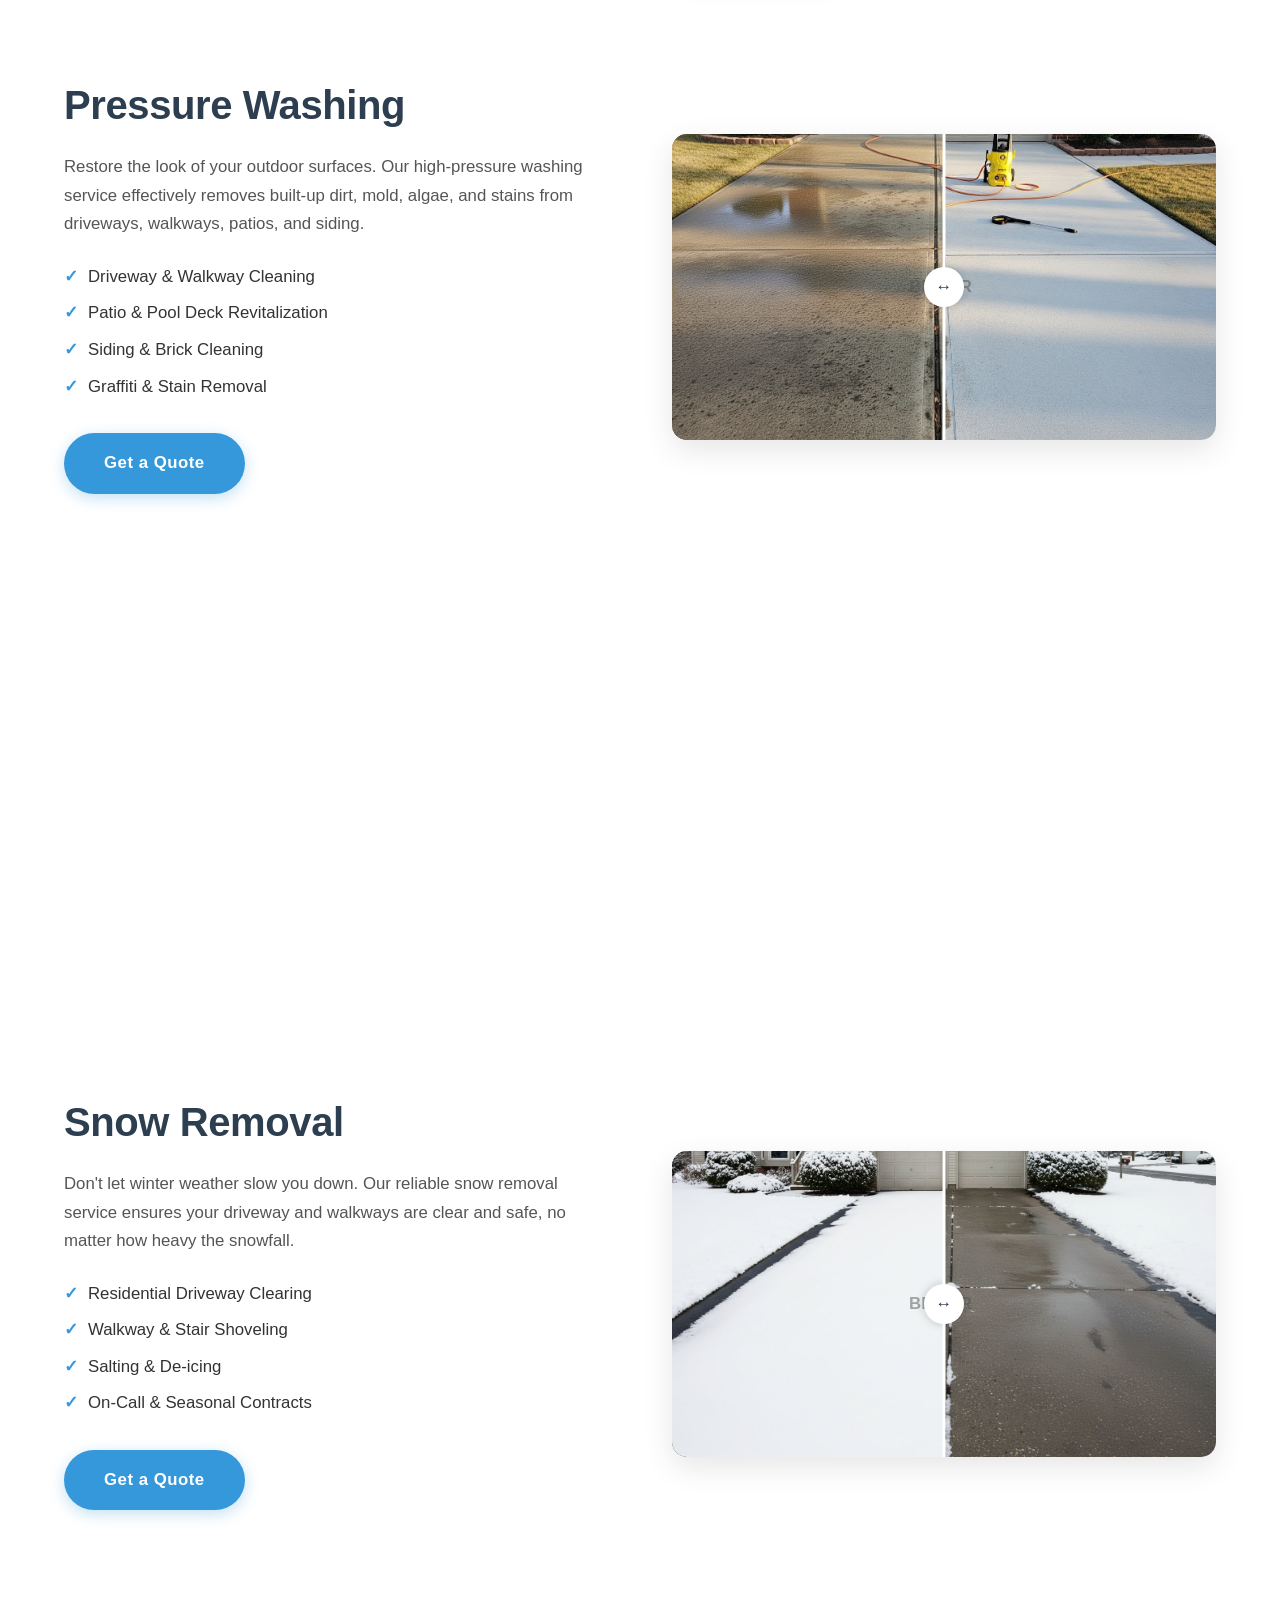
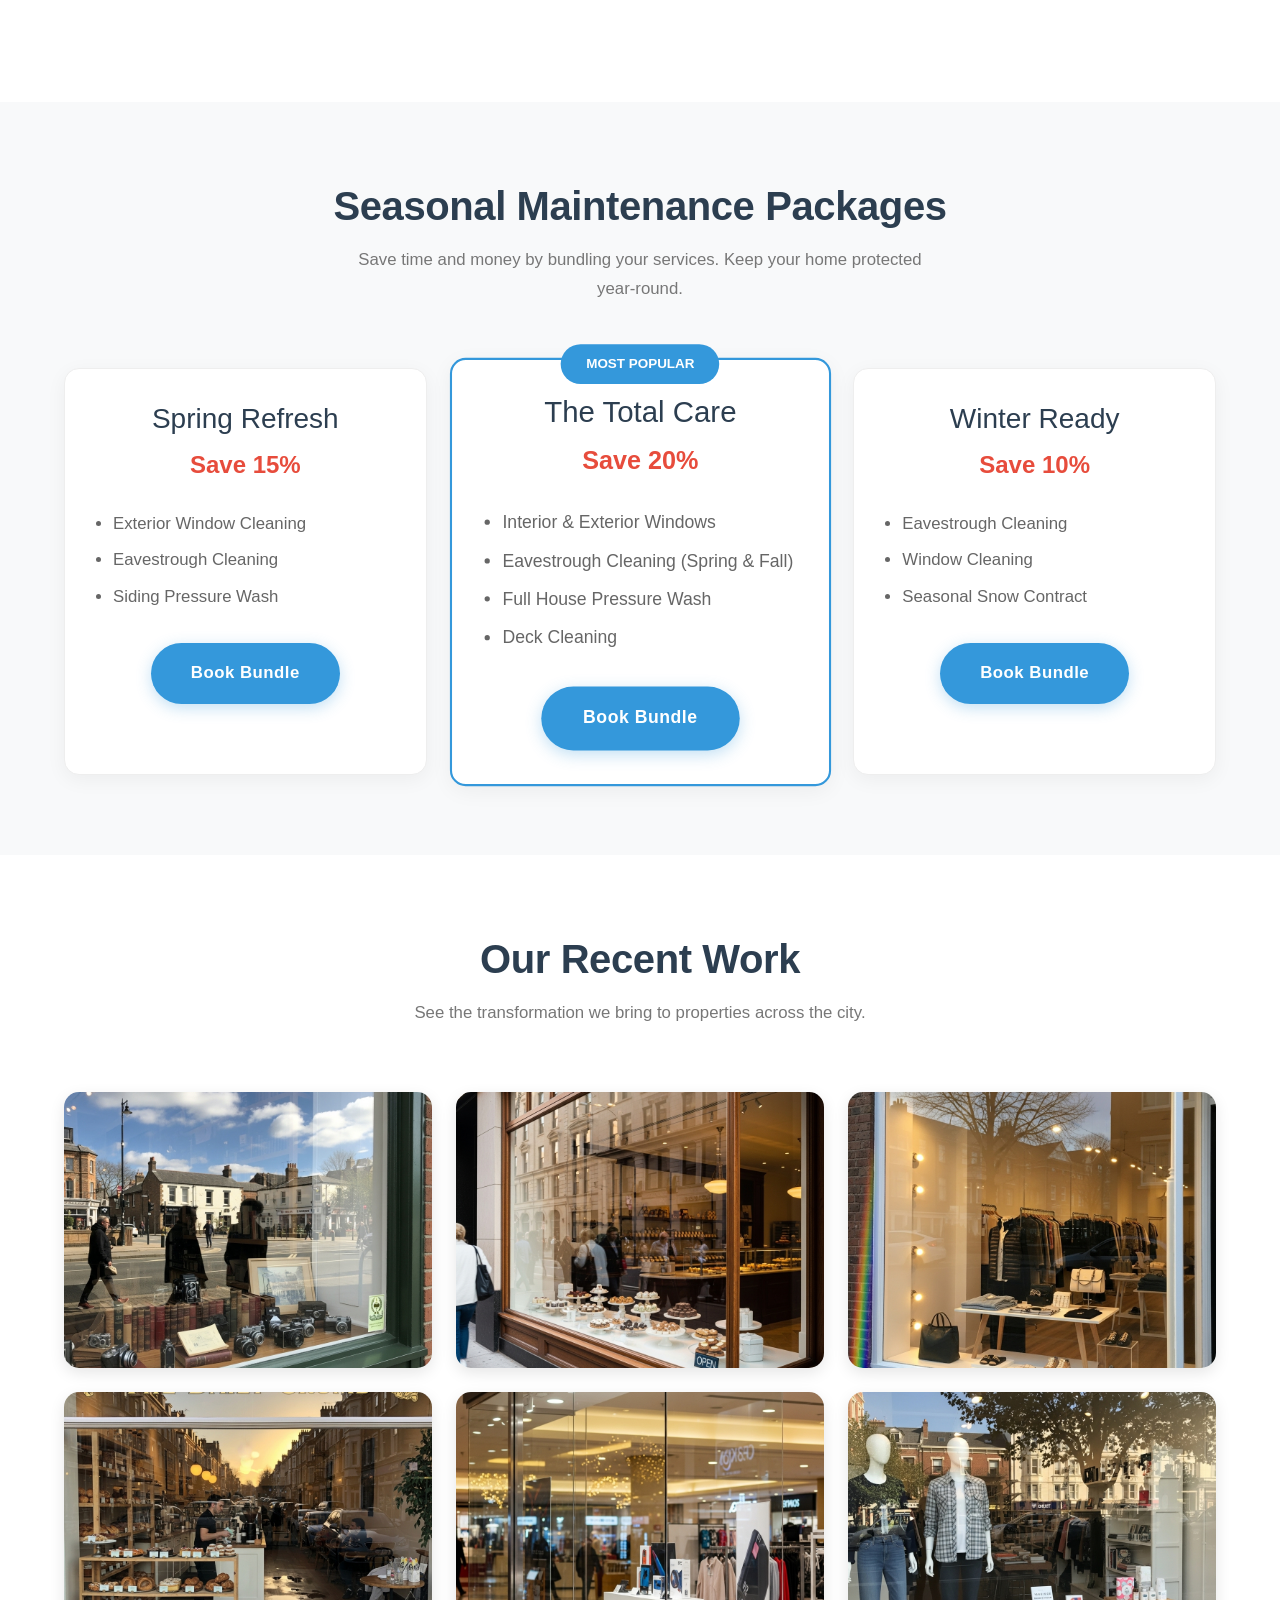
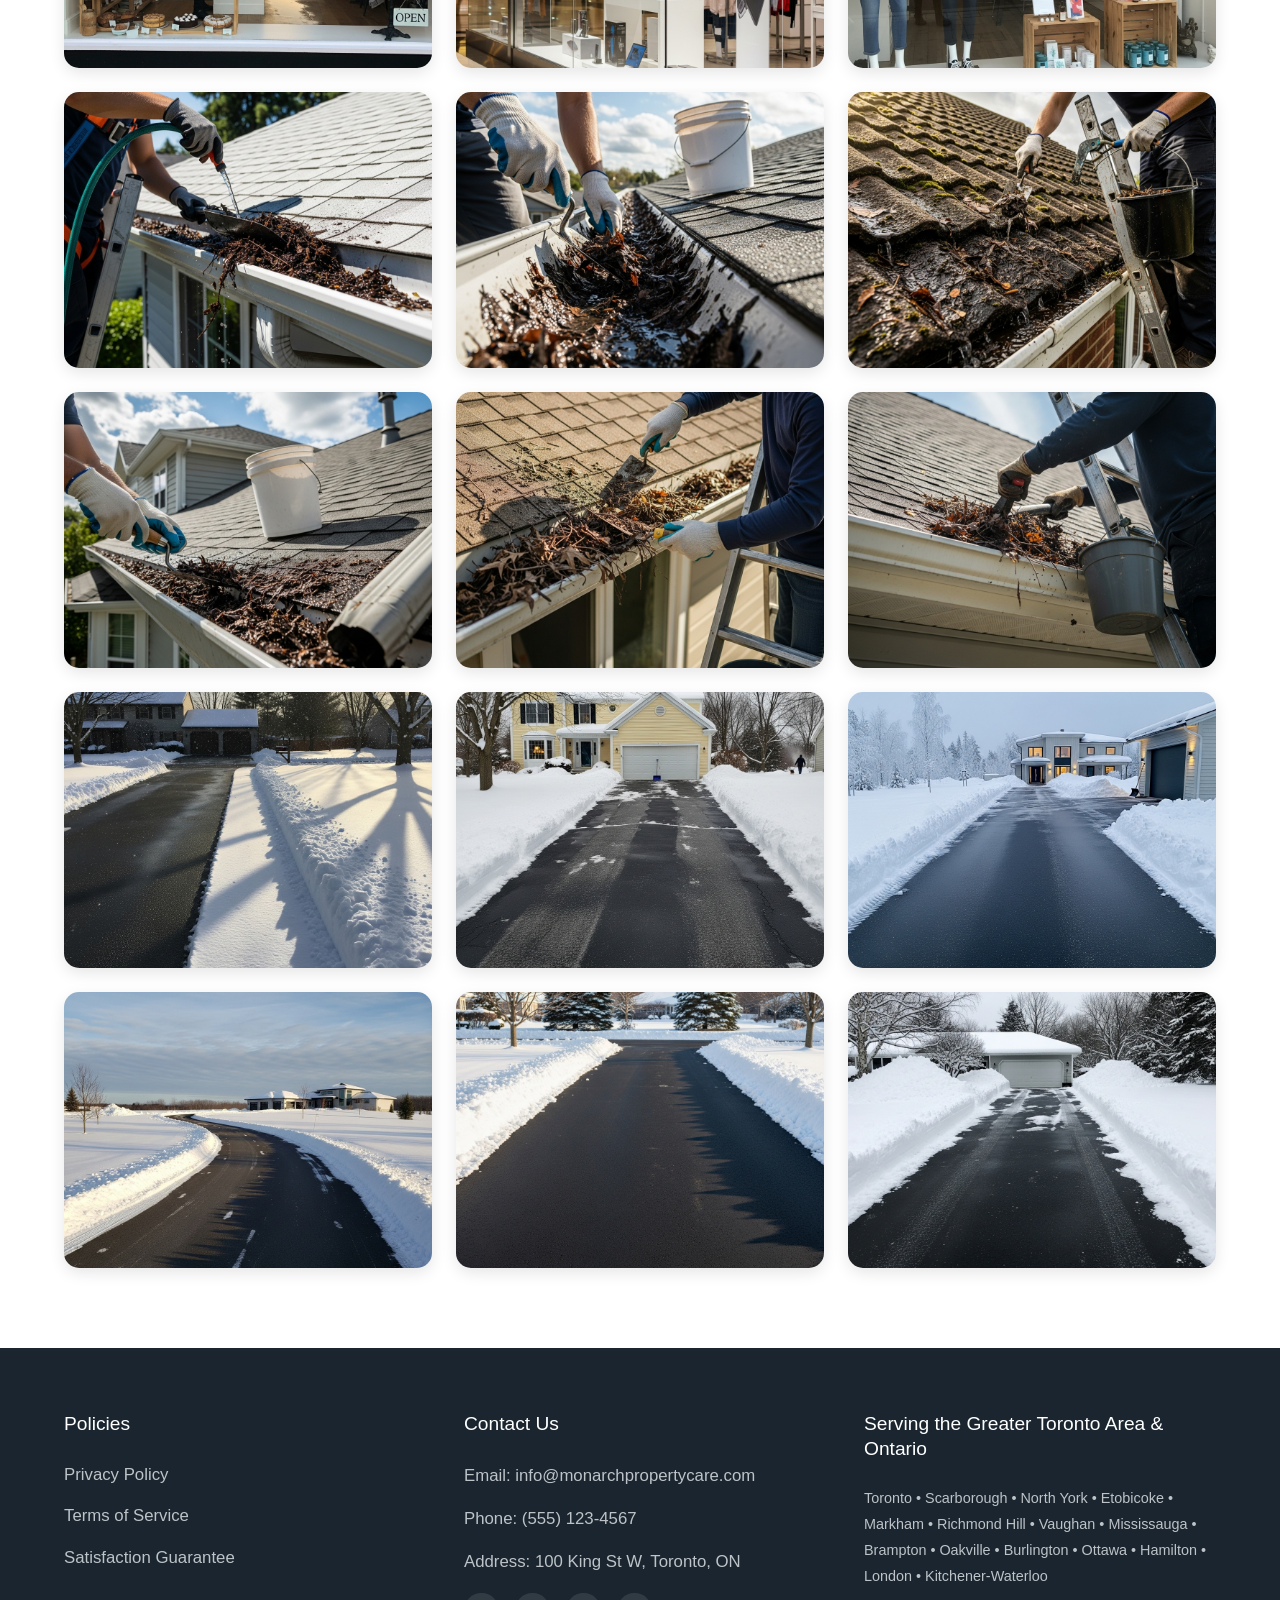
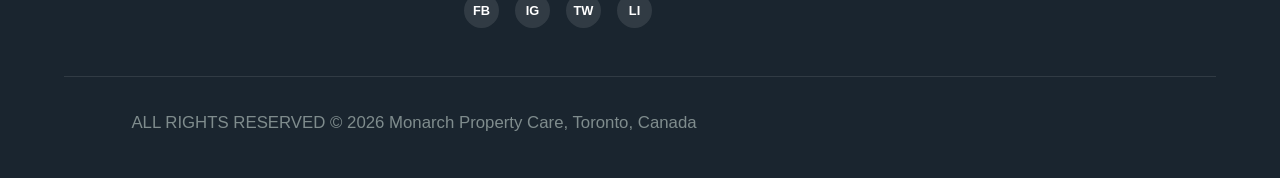
<file: services.html>
<!DOCTYPE html>
<html lang="en">
<head>
    <meta charset="UTF-8">
    <meta name="viewport" content="width=device-width, initial-scale=1.0">
    <title>Our Services | Monarch Property Care</title>
    <link rel="stylesheet" href="css/style.css">
    <script src="js/translations.js"></script>
</head>
<body>

    <!-- Header Placeholder -->
    <div id="header-placeholder"></div>

    <!-- Services Hero -->
    <section class="services-hero">
        <div class="hero-content">
            <h1 data-i18n="services.hero.title">Our Premium Services</h1>
            <p data-i18n="services.hero.subtitle">Comprehensive care for every corner of your property.</p>
        </div>
    </section>

    <!-- Service Details -->
    <div class="service-detail-section">

        <!-- Window Cleaning -->
        <div class="service-detail-row animate-on-scroll" id="window-cleaning">
            <div class="service-info">
                <h2 data-i18n="services.window.title">Window Cleaning</h2>
                <p data-i18n="services.window.desc">Experience the difference of truly clean windows. Our professional window cleaning service removes dirt, grime, and smudges, letting natural light flood your home. We use eco-friendly solutions and professional-grade squeegees for a streak-free shine.</p>
                <ul class="service-features">
                    <li data-i18n="services.window.f1">Interior and Exterior Cleaning</li>
                    <li data-i18n="services.window.f2">Screen Cleaning & Track Detailing</li>
                    <li data-i18n="services.window.f3">Hard Water Stain Removal</li>
                    <li data-i18n="services.window.f4">Skylight Cleaning</li>
                </ul>
                <a href="contact.html" class="cta-button" data-i18n="services.cta">Get a Quote</a>
            </div>
            <div class="comparison-container">
                <!-- After Image -->
                <div class="comparison-image img-after" style="background-image: url('Image Assets/Services/window cleaning after.png');"></div> 
                <!-- Before Image -->
                <div class="comparison-image img-before" style="background-image: url('Image Assets/Services/window cleaning before.jpeg');"></div>
                <div class="slider-handle"></div>
            </div>
        </div>

        <!-- Eavestrough Cleaning -->
        <div class="service-detail-row animate-on-scroll" id="eavestrough-cleaning">
            <div class="service-info">
                <h2 data-i18n="services.eaves.title">Eavestrough Cleaning</h2>
                <p data-i18n="services.eaves.desc">Clogged gutters can lead to serious water damage. We ensure your eavestroughs are free of leaves, debris, and blockages to maintain proper water flow and protect your home's foundation.</p>
                <ul class="service-features">
                    <li data-i18n="services.eaves.f1">Debris Removal & Bagging</li>
                    <li data-i18n="services.eaves.f2">Downspout Flushing</li>
                    <li data-i18n="services.eaves.f3">Minor Repair Checks</li>
                    <li data-i18n="services.eaves.f4">Roof Debris Clearing</li>
                </ul>
                <a href="contact.html" class="cta-button" data-i18n="services.cta">Get a Quote</a>
            </div>
            <div class="comparison-container">
                <div class="comparison-image img-after" style="background-image: url('Image Assets/Services/Eavestrough Cleaning after.png');"></div>
                <div class="comparison-image img-before" style="background-image: url('Image Assets/Services/Eavestrough Cleaning before.jpeg');"></div>
                <div class="slider-handle"></div>
            </div>
        </div>

        <!-- Pressure Washing -->
        <div class="service-detail-row animate-on-scroll" id="pressure-washing">
            <div class="service-info">
                <h2 data-i18n="services.pressure.title">Pressure Washing</h2>
                <p data-i18n="services.pressure.desc">Restore the look of your outdoor surfaces. Our high-pressure washing service effectively removes built-up dirt, mold, algae, and stains from driveways, walkways, patios, and siding.</p>
                <ul class="service-features">
                    <li data-i18n="services.pressure.f1">Driveway & Walkway Cleaning</li>
                    <li data-i18n="services.pressure.f2">Patio & Pool Deck Revitalization</li>
                    <li data-i18n="services.pressure.f3">Siding & Brick Cleaning</li>
                    <li data-i18n="services.pressure.f4">Graffiti & Stain Removal</li>
                </ul>
                <a href="contact.html" class="cta-button" data-i18n="services.cta">Get a Quote</a>
            </div>
            <div class="comparison-container">
                <div class="comparison-image img-after" style="background-image: url('Image Assets/Services/pressure wash after.jpeg');"></div>
                <div class="comparison-image img-before" style="background-image: url('Image Assets/Services/pressure wash before.png');"></div>
                <div class="slider-handle"></div>
            </div>
        </div>

        <!-- Deck Cleaning & Staining -->
        <div class="service-detail-row animate-on-scroll" id="deck-services">
            <div class="service-info">
                <h2 data-i18n="services.deck.title">Deck Cleaning & Staining</h2>
                <p data-i18n="services.deck.desc">Protect and beautify your outdoor living space. We strip away old finishes and grey wood fibers, then apply premium stains to seal the wood and enhance its natural grain.</p>
                <ul class="service-features">
                    <li data-i18n="services.deck.f1">Deep Cleaning & Stripping</li>
                    <li data-i18n="services.deck.f2">Sanding & Surface Prep</li>
                    <li data-i18n="services.deck.f3">Premium Staining & Sealing</li>
                    <li data-i18n="services.deck.f4">Fence Staining Available</li>
                </ul>
                <a href="contact.html" class="cta-button" data-i18n="services.cta">Get a Quote</a>
            </div>
            <div class="comparison-container">
                <div class="comparison-image img-after" style="background-image: url('Image Assets/Services/deck cleaning after.png');"></div>
                <div class="comparison-image img-before" style="background-image: url('Image Assets/Services/deck cleaning before.jpeg');"></div>
                <div class="slider-handle"></div>
            </div>
        </div>

        <!-- Snow Removal -->
        <div class="service-detail-row animate-on-scroll" id="snow-removal">
            <div class="service-info">
                <h2 data-i18n="services.snow.title">Snow Removal</h2>
                <p data-i18n="services.snow.desc">Don't let winter weather slow you down. Our reliable snow removal service ensures your driveway and walkways are clear and safe, no matter how heavy the snowfall.</p>
                <ul class="service-features">
                    <li data-i18n="services.snow.f1">Residential Driveway Clearing</li>
                    <li data-i18n="services.snow.f2">Walkway & Stair Shoveling</li>
                    <li data-i18n="services.snow.f3">Salting & De-icing</li>
                    <li data-i18n="services.snow.f4">On-Call & Seasonal Contracts</li>
                </ul>
                <a href="contact.html" class="cta-button" data-i18n="services.cta">Get a Quote</a>
            </div>
            <div class="comparison-container">
                <div class="comparison-image img-after" style="background-image: url('Image Assets/Services/Snow Removal After.png');"></div>
                <div class="comparison-image img-before" style="background-image: url('Image Assets/Services/Snow Removal before.jpeg');"></div>
                <div class="slider-handle"></div>
            </div>
        </div>

    </div>

    <!-- Seasonal Packages Section -->
    <section class="packages-section animate-on-scroll">
        <div class="section-title">
            <h2 data-i18n="services.packages.title">Seasonal Maintenance Packages</h2>
            <p data-i18n="services.packages.subtitle">Save time and money by bundling your services. Keep your home protected year-round.</p>
        </div>
        <div class="packages-grid">
            <div class="package-card">
                <h3 data-i18n="services.pkg.spring">Spring Refresh</h3>
                <div class="price">Save 15%</div>
                <ul>
                    <li data-i18n="services.pkg.spring.f1">Exterior Window Cleaning</li>
                    <li data-i18n="services.pkg.spring.f2">Eavestrough Cleaning</li>
                    <li data-i18n="services.pkg.spring.f3">Siding Pressure Wash</li>
                </ul>
                <a href="contact.html" class="cta-button" data-i18n="services.book">Book Bundle</a>
            </div>
            <div class="package-card featured">
                <div class="badge" data-i18n="services.pkg.total.badge">Most Popular</div>
                <h3 data-i18n="services.pkg.total">The Total Care</h3>
                <div class="price">Save 20%</div>
                <ul>
                    <li data-i18n="services.pkg.total.f1">Interior & Exterior Windows</li>
                    <li data-i18n="services.pkg.total.f2">Eavestrough Cleaning (Spring & Fall)</li>
                    <li data-i18n="services.pkg.total.f3">Full House Pressure Wash</li>
                    <li data-i18n="services.pkg.total.f4">Deck Cleaning</li>
                </ul>
                <a href="contact.html" class="cta-button" data-i18n="services.book">Book Bundle</a>
            </div>
            <div class="package-card">
                <h3 data-i18n="services.pkg.winter">Winter Ready</h3>
                <div class="price">Save 10%</div>
                <ul>
                    <li data-i18n="services.pkg.winter.f1">Eavestrough Cleaning</li>
                    <li data-i18n="services.pkg.winter.f2">Window Cleaning</li>
                    <li data-i18n="services.pkg.winter.f3">Seasonal Snow Contract</li>
                </ul>
                <a href="contact.html" class="cta-button" data-i18n="services.book">Book Bundle</a>
            </div>
        </div>
    </section>

    <!-- Recent Work Portfolio -->
    <section class="portfolio-section animate-on-scroll">
        <div class="section-title">
            <h2 data-i18n="services.portfolio.title">Our Recent Work</h2>
            <p data-i18n="services.portfolio.subtitle">See the transformation we bring to properties across the city.</p>
        </div>
        <div class="portfolio-grid">
            <!-- Window Cleaning Images -->
            <div class="portfolio-item">
                <div class="portfolio-image" style="background-image: url('Image Assets/Services/Recent works/clean window1.jpeg');"></div>
                <div class="portfolio-overlay">
                    <h3>Sparkling Windows</h3>
                    <p>Window Cleaning</p>
                </div>
            </div>
            <div class="portfolio-item">
                <div class="portfolio-image" style="background-image: url('Image Assets/Services/Recent works/clean window2.jpeg');"></div>
                <div class="portfolio-overlay">
                    <h3>Sparkling Windows</h3>
                    <p>Window Cleaning</p>
                </div>
            </div>
            <div class="portfolio-item">
                <div class="portfolio-image" style="background-image: url('Image Assets/Services/Recent works/clean window3.jpeg');"></div>
                <div class="portfolio-overlay">
                    <h3>Sparkling Windows</h3>
                    <p>Window Cleaning</p>
                </div>
            </div>
            <div class="portfolio-item">
                <div class="portfolio-image" style="background-image: url('Image Assets/Services/Recent works/clean window4.jpeg');"></div>
                <div class="portfolio-overlay">
                    <h3>Sparkling Windows</h3>
                    <p>Window Cleaning</p>
                </div>
            </div>
            <div class="portfolio-item">
                <div class="portfolio-image" style="background-image: url('Image Assets/Services/Recent works/clean window5.jpeg');"></div>
                <div class="portfolio-overlay">
                    <h3>Sparkling Windows</h3>
                    <p>Window Cleaning</p>
                </div>
            </div>
            <div class="portfolio-item">
                <div class="portfolio-image" style="background-image: url('Image Assets/Services/Recent works/clean window6.jpeg');"></div>
                <div class="portfolio-overlay">
                    <h3>Sparkling Windows</h3>
                    <p>Window Cleaning</p>
                </div>
            </div>

            <!-- Gutter Cleaning Images -->
            <div class="portfolio-item">
                <div class="portfolio-image" style="background-image: url('Image Assets/Services/Recent works/clean gutter1.jpeg');"></div>
                <div class="portfolio-overlay">
                    <h3>Gutter Maintenance</h3>
                    <p>Eavestrough Cleaning</p>
                </div>
            </div>
            <div class="portfolio-item">
                <div class="portfolio-image" style="background-image: url('Image Assets/Services/Recent works/clean gutter2.jpeg');"></div>
                <div class="portfolio-overlay">
                    <h3>Gutter Maintenance</h3>
                    <p>Eavestrough Cleaning</p>
                </div>
            </div>
            <div class="portfolio-item">
                <div class="portfolio-image" style="background-image: url('Image Assets/Services/Recent works/clean gutter3.jpeg');"></div>
                <div class="portfolio-overlay">
                    <h3>Gutter Maintenance</h3>
                    <p>Eavestrough Cleaning</p>
                </div>
            </div>
            <div class="portfolio-item">
                <div class="portfolio-image" style="background-image: url('Image Assets/Services/Recent works/clean gutter4.jpeg');"></div>
                <div class="portfolio-overlay">
                    <h3>Gutter Maintenance</h3>
                    <p>Eavestrough Cleaning</p>
                </div>
            </div>
            <div class="portfolio-item">
                <div class="portfolio-image" style="background-image: url('Image Assets/Services/Recent works/clean gutter5.jpeg');"></div>
                <div class="portfolio-overlay">
                    <h3>Gutter Maintenance</h3>
                    <p>Eavestrough Cleaning</p>
                </div>
            </div>
            <div class="portfolio-item">
                <div class="portfolio-image" style="background-image: url('Image Assets/Services/Recent works/clean gutter6.jpeg');"></div>
                <div class="portfolio-overlay">
                    <h3>Gutter Maintenance</h3>
                    <p>Eavestrough Cleaning</p>
                </div>
            </div>

            <!-- Snow Removal Images -->
            <div class="portfolio-item">
                <div class="portfolio-image" style="background-image: url('Image Assets/Services/Recent works/snow removal1.jpeg');"></div>
                <div class="portfolio-overlay">
                    <h3>Winter Safety</h3>
                    <p>Snow Removal</p>
                </div>
            </div>
            <div class="portfolio-item">
                <div class="portfolio-image" style="background-image: url('Image Assets/Services/Recent works/snow removal2.jpeg');"></div>
                <div class="portfolio-overlay">
                    <h3>Winter Safety</h3>
                    <p>Snow Removal</p>
                </div>
            </div>
            <div class="portfolio-item">
                <div class="portfolio-image" style="background-image: url('Image Assets/Services/Recent works/snow removal3.jpeg');"></div>
                <div class="portfolio-overlay">
                    <h3>Winter Safety</h3>
                    <p>Snow Removal</p>
                </div>
            </div>
            <div class="portfolio-item">
                <div class="portfolio-image" style="background-image: url('Image Assets/Services/Recent works/snow removal4.jpeg');"></div>
                <div class="portfolio-overlay">
                    <h3>Winter Safety</h3>
                    <p>Snow Removal</p>
                </div>
            </div>
            <div class="portfolio-item">
                <div class="portfolio-image" style="background-image: url('Image Assets/Services/Recent works/snow removal5.jpeg');"></div>
                <div class="portfolio-overlay">
                    <h3>Winter Safety</h3>
                    <p>Snow Removal</p>
                </div>
            </div>
            <div class="portfolio-item">
                <div class="portfolio-image" style="background-image: url('Image Assets/Services/Recent works/snow removal6.jpeg');"></div>
                <div class="portfolio-overlay">
                    <h3>Winter Safety</h3>
                    <p>Snow Removal</p>
                </div>
            </div>
        </div>
    </section>

    <!-- Footer Placeholder -->
    <footer id="footer-placeholder"></footer>

    <script src="js/main.js"></script>
</body>
</html>
</file>
<file: css/style.css>
:root {
    --primary-color: #2c3e50;
    --secondary-color: #3498db;
    --accent-color: #e74c3c;
    --text-color: #333;
    --text-heading: #2c3e50;
    --bg-color: #ffffff;
    --light-bg: #f8f9fa;
    --footer-bg: #1a252f;
    --footer-text: #ecf0f1;
    --font-main: 'Helvetica Neue', Helvetica, Arial, sans-serif;
    --transition: all 0.3s ease;

    /* Typography System */
    --fs-h1: clamp(2.2rem, 4vw + 1rem, 3.5rem);
    --fs-h2: clamp(1.8rem, 3vw + 1rem, 2.5rem);
    --fs-h3: clamp(1.3rem, 2vw + 0.5rem, 1.75rem);
    --fs-body: clamp(0.95rem, 0.5vw + 0.8rem, 1.05rem);
    --fs-nav: clamp(0.85rem, 1.5vw, 1rem);

    /* Spacing System */
    --spacing-xs: clamp(0.5rem, 1vw, 0.75rem);
    --spacing-sm: clamp(1rem, 2vw, 1.5rem);
    --spacing-md: clamp(2rem, 4vw, 3rem);
    --spacing-lg: clamp(4rem, 6vw, 6rem);
    --spacing-xl: clamp(6rem, 8vw, 8rem);
    
    /* Container Widths */
    --container-padding: clamp(1rem, 5vw, 5rem);
}

* {
    margin: 0;
    padding: 0;
    box-sizing: border-box;
}

body {
    font-family: var(--font-main);
    line-height: 1.7;
    color: var(--text-color);
    background-color: var(--bg-color);
    overflow-x: hidden;
    font-size: var(--fs-body);
    -webkit-font-smoothing: antialiased;
    -moz-osx-font-smoothing: grayscale;
    text-rendering: optimizeLegibility;
}

h1 { 
    font-size: var(--fs-h1); 
    line-height: 1.1; 
    font-weight: 700;
    letter-spacing: -0.02em;
    margin-bottom: 1.5rem;
}

h2 { 
    font-size: var(--fs-h2); 
    line-height: 1.2; 
    font-weight: 600;
    letter-spacing: -0.01em;
    margin-bottom: 1.2rem;
}

h3 { 
    font-size: var(--fs-h3); 
    line-height: 1.3; 
    font-weight: 500;
    margin-bottom: 1rem;
}

p { 
    font-size: var(--fs-body); 
    margin-bottom: 1.5rem; 
    max-width: 75ch; /* Optimal reading length */
}

a {
    text-decoration: none;
    color: inherit;
}

ul {
    list-style: none;
}

/* --- Header & Navigation --- */
.navbar {
    display: flex;
    justify-content: space-between;
    align-items: center;
    padding: 1rem var(--container-padding);
    background: rgba(255, 255, 255, 0.95);
    position: fixed;
    width: 100%;
    top: 0;
    z-index: 1000;
    box-shadow: 0 2px 10px rgba(0,0,0,0.05);
    backdrop-filter: blur(10px);
}

.logo {
    font-size: clamp(1.2rem, 2.5vw, 1.5rem);
    font-weight: 700;
    color: var(--primary-color);
    letter-spacing: 1px;
    white-space: nowrap;
}

.nav-links {
    display: flex;
    gap: clamp(1rem, 2vw, 2rem);
    align-items: center;
}

.nav-links a {
    font-weight: 500;
    color: var(--primary-color);
    transition: var(--transition);
    font-size: var(--fs-nav);
    white-space: nowrap;
}

.nav-links a:hover {
    color: var(--secondary-color);
}

.btn-contact {
    padding: 0.5rem clamp(1rem, 2vw, 1.5rem);
    background-color: var(--primary-color);
    color: white !important;
    border-radius: 50px;
    transition: var(--transition);
    font-size: var(--fs-nav) !important;
}

.btn-contact:hover {
    background-color: var(--secondary-color);
    transform: translateY(-2px);
}

.hamburger {
    display: none;
    cursor: pointer;
}

.hamburger span {
    display: block;
    width: 25px;
    height: 3px;
    background-color: var(--primary-color);
    margin: 5px 0;
    transition: var(--transition);
}

/* --- Hero Section --- */
.hero {
    height: 100vh;
    display: flex;
    align-items: center;
    justify-content: center;
    position: relative;
    text-align: center;
    padding: 0 20px;
    overflow: hidden;
}

#canvas-container {
    position: absolute;
    top: 0;
    left: 0;
    width: 100%;
    height: 100%;
    z-index: -1;
    background: linear-gradient(rgba(0, 0, 0, 0.5), rgba(0, 0, 0, 0.5)), url('../Image Assets/Index/hero section.jpeg');
    background-size: cover;
    background-position: center;
}

.hero-content {
    max-width: 800px;
    z-index: 1;
    opacity: 0;
    transform: translateY(30px);
    animation: fadeInUp 1s forwards 0.5s;
}

.hero h1 {
    font-size: var(--fs-h1);
    margin-bottom: 1rem;
    color: #ffffff;
    line-height: 1.2;
    text-shadow: 0 2px 10px rgba(0,0,0,0.3);
}

.hero p {
    font-size: var(--fs-h3); /* Using h3 size for hero subtitle/intro text */
    margin-bottom: 2rem;
    color: #f8f9fa;
    text-shadow: 0 1px 5px rgba(0,0,0,0.3);
}

.cta-button {
    display: inline-block;
    padding: 1rem 2.5rem;
    background-color: var(--secondary-color);
    color: white;
    border-radius: 50px;
    font-weight: 600;
    letter-spacing: 0.5px;
    transition: var(--transition);
    box-shadow: 0 4px 15px rgba(52, 152, 219, 0.3);
}

.cta-button:hover {
    background-color: #2980b9;
    transform: translateY(-3px);
    box-shadow: 0 6px 20px rgba(52, 152, 219, 0.4);
}

/* --- Services Section --- */
.services-section {
    padding: 5rem 5%;
    background-color: var(--bg-color);
}

.section-title {
    text-align: center;
    margin-bottom: 4rem;
}

.section-title h2 {
    font-size: var(--fs-h2);
    color: var(--primary-color);
    margin-bottom: 1rem;
}

.section-title p {
    color: #777;
    max-width: 600px;
    margin: 0 auto;
}

.services-grid {
    display: grid;
    grid-template-columns: repeat(auto-fit, minmax(300px, 1fr));
    gap: 2rem;
}

.service-card {
    background: white;
    border-radius: 15px;
    overflow: hidden;
    box-shadow: 0 10px 30px rgba(0,0,0,0.05);
    transition: var(--transition);
    border: 1px solid #eee;
}

.service-card:hover {
    transform: translateY(-10px);
    box-shadow: 0 15px 40px rgba(0,0,0,0.1);
}

.service-image-placeholder {
    width: 100%;
    height: 200px;
    background-color: #ddd;
    display: flex;
    align-items: center;
    justify-content: center;
    color: #888;
    font-size: 0.9rem;
}

.service-image {
    width: 100%;
    height: 200px;
    object-fit: cover;
    display: block;
}

.service-content {
    padding: 2rem;
}

.service-content h3 {
    margin-bottom: 1rem;
    color: var(--primary-color);
}

.service-content p {
    color: #666;
    font-size: 0.95rem;
    margin-bottom: 1.5rem;
}

.service-link {
    color: var(--secondary-color);
    font-weight: 600;
    font-size: 0.9rem;
}

/* --- About Preview --- */
.about-preview {
    padding: 5rem 5%;
    background-color: var(--light-bg);
    display: flex;
    align-items: center;
    gap: 4rem;
}

.about-image {
    flex: 1;
    height: 400px;
    border-radius: 20px;
    object-fit: cover;
    box-shadow: 0 10px 30px rgba(0,0,0,0.1);
}

.about-text {
    flex: 1;
}

.about-text h2 {
    font-size: var(--fs-h2);
    margin-bottom: 1.5rem;
    color: var(--primary-color);
}

.about-text p {
    margin-bottom: 1.5rem;
    color: #555;
}

/* --- Footer --- */
footer {
    background-color: var(--footer-bg);
    color: var(--footer-text);
    padding: 4rem var(--container-padding) 1rem;
}

footer .logo {
    color: #ffffff;
    margin-bottom: 1rem;
    display: inline-block;
}

.footer-content {
    display: grid;
    grid-template-columns: repeat(auto-fit, minmax(250px, 1fr));
    gap: 3rem;
    margin-bottom: 3rem;
}

.footer-section h3 {
    margin-bottom: 1.5rem;
    color: white;
    font-size: 1.2rem;
}

.footer-section ul li {
    margin-bottom: 0.8rem;
}

.footer-section a {
    color: #bdc3c7;
    transition: var(--transition);
}

.footer-section a:hover {
    color: var(--secondary-color);
}

.footer-section p {
    color: #bdc3c7;
    margin-bottom: 0.8rem;
    line-height: 1.8;
}

.area-list {
    font-size: 0.9rem;
}

.footer-bottom {
    border-top: 1px solid rgba(255,255,255,0.1);
    padding-top: 2rem;
    text-align: center;
    font-size: 0.85rem;
    color: #7f8c8d;
}

/* --- Animations --- */
@keyframes fadeInUp {
    to {
        opacity: 1;
        transform: translateY(0);
    }
}

.animate-on-scroll {
    opacity: 0;
    transform: translateY(30px);
    transition: opacity 0.8s ease-out, transform 0.8s ease-out;
}

.animate-on-scroll.visible {
    opacity: 1;
    transform: translateY(0);
}

/* --- Responsive --- */
@media (max-width: 768px), (max-height: 600px) and (orientation: landscape) {
    .nav-links {
        position: absolute;
        right: 0;
        height: 100vh;
        top: 0;
        background-color: white;
        flex-direction: column;
        align-items: center;
        justify-content: center;
        width: 70%;
        transform: translateX(100%);
        transition: transform 0.3s ease-in-out;
        box-shadow: -5px 0 15px rgba(0,0,0,0.1);
        padding: 2rem;
    }

    .nav-links li {
        margin: 1.5rem 0;
        width: 100%;
        text-align: center;
    }

    .nav-links a {
        font-size: 1.2rem;
        display: block;
        width: 100%;
    }

    .nav-links.active {
        transform: translateX(0);
    }

    .hamburger {
        display: block;
        z-index: 1001;
    }
    
    .hamburger.toggle span:nth-child(1) {
        transform: rotate(-45deg) translate(-5px, 6px);
    }
    .hamburger.toggle span:nth-child(2) {
        opacity: 0;
    }
    .hamburger.toggle span:nth-child(3) {
        transform: rotate(45deg) translate(-5px, -6px);
    }

    .about-preview {
        flex-direction: column;
    }

    .about-image {
        width: 100%;
        height: 300px;
    }
    
    .service-detail-row, .service-detail-row:nth-child(even) {
        flex-direction: column !important;
        gap: 2rem;
    }
    
    .comparison-container {
        height: auto;
        aspect-ratio: 4/3;
    }

    .policies-container {
        flex-direction: column;
    }
    
    .policy-nav {
        position: static;
        width: 100%;
        margin-bottom: 2rem;
    }
}

@media (max-width: 480px) {
    .navbar {
        padding: 1rem;
    }

    .nav-links {
        width: 100%;
    }

    /* Font sizes handled by clamp() variables */

    .footer-content {
        grid-template-columns: 1fr;
    }
}

@media (max-width: 360px) {
    /* Font sizes handled by clamp() variables */
    
    .btn-contact {
        padding: 0.4rem 1rem;
        font-size: 0.8rem;
    }
}

/* Landscape Orientation */
@media (max-height: 600px) and (orientation: landscape) {
    .nav-links {
        flex-direction: row;
        flex-wrap: wrap;
        height: auto;
        padding-top: 4rem;
        padding-bottom: 2rem;
        overflow-y: auto;
        justify-content: center;
    }

    .nav-links li {
        margin: 0.5rem 1rem;
        width: auto;
    }

    .hero,
    .services-hero,
    .page-hero {
        height: auto;
        min-height: 200vh;
        padding: 8rem 20px 4rem;
        display: flex;
        align-items: center;
        justify-content: center;
    }
}

/* --- Services Page Specifics --- */
.services-hero {
    height: 60vh;
    background: linear-gradient(rgba(44, 62, 80, 0.8), rgba(44, 62, 80, 0.8)), url('../Image Assets/Services/hero section.jpg');
    background-size: cover;
    background-position: center;
    display: flex;
    align-items: center;
    justify-content: center;
    text-align: center;
    color: white;
}

.services-hero h1 {
    font-size: var(--fs-h1);
    margin-bottom: 1rem;
}

.service-detail-section {
    padding: 6rem 5%;
}

.service-detail-row {
    display: flex;
    align-items: center;
    gap: 4rem;
    margin-bottom: 6rem;
}

.service-detail-row:nth-child(even) {
    flex-direction: row-reverse;
}

.service-info {
    flex: 1;
}

.service-info h2 {
    font-size: var(--fs-h2);
    color: var(--primary-color);
    margin-bottom: 1.5rem;
}

.service-info p {
    margin-bottom: 1.5rem;
    color: #555;
}

.service-features {
    margin-bottom: 2rem;
}

.service-features li {
    margin-bottom: 0.5rem;
    display: flex;
    align-items: center;
}

.service-features li::before {
    content: "✓";
    color: var(--secondary-color);
    font-weight: bold;
    margin-right: 10px;
}

/* --- Before/After Slider --- */
.comparison-container {
    flex: 1;
    position: relative;
    width: 100%;
    height: auto;
    aspect-ratio: 16/9;
    overflow: hidden;
    border-radius: 15px;
    box-shadow: 0 10px 30px rgba(0,0,0,0.1);
}

.comparison-image {
    position: absolute;
    top: 0;
    left: 0;
    width: 100%;
    height: 100%;
    background-size: cover;
    background-position: center;
}

.img-before {
    z-index: 1;
    width: 100%; /* Changed from 50% to 100% for clip-path logic */
    /* border-right: 3px solid white; */ /* Removed border as it would be clipped */
    background-color: #ddd; /* Placeholder color */
    display: flex;
    align-items: center;
    justify-content: center;
    color: #555;
    font-weight: bold;
    overflow: hidden;
    clip-path: inset(0 50% 0 0); /* Initial clip state */
}

.img-after {
    z-index: 0;
    background-color: #eee; /* Placeholder color */
    display: flex;
    align-items: center;
    justify-content: center;
    color: #555;
    font-weight: bold;
}

/* Labels for placeholders */
.img-before::after { content: "BEFORE"; position: absolute; top: 50%; left: 50%; transform: translate(-50%, -50%); opacity: 0.5; }
.img-after::after { content: "AFTER"; position: absolute; top: 50%; left: 50%; transform: translate(-50%, -50%); opacity: 0.5; }


.slider-handle {
    position: absolute;
    top: 0;
    bottom: 0;
    left: 50%;
    width: 40px;
    height: 40px;
    background: white;
    border-radius: 50%;
    z-index: 2;
    cursor: ew-resize;
    transform: translate(-50%, calc(200px - 20px)); /* Center vertically roughly */
    display: flex;
    align-items: center;
    justify-content: center;
    box-shadow: 0 0 10px rgba(0,0,0,0.2);
    top: 50%;
    transform: translate(-50%, -50%);
}

/* Vertical line for the slider */
.slider-handle::after {
    content: "";
    position: absolute;
    top: -1000px;
    bottom: -1000px;
    left: 50%;
    width: 3px;
    background: white;
    transform: translateX(-50%);
    z-index: -1;
}

.slider-handle::before {
    content: "↔";
    color: var(--primary-color);
    font-weight: bold;
    z-index: 1;
}



/* --- Page Headers (Generic) --- */
.page-hero {
    height: 50vh;
    background: linear-gradient(rgba(44, 62, 80, 0.8), rgba(44, 62, 80, 0.8)), #2c3e50; /* Fallback/Placeholder */
    background-size: cover;
    background-position: center;
    display: flex;
    align-items: center;
    justify-content: center;
    text-align: center;
    color: white;
    margin-bottom: 4rem;
}

.page-hero h1 {
    font-size: var(--fs-h1);
    margin-bottom: 1rem;
}

/* --- Contact Page --- */
.contact-container {
    display: flex;
    flex-wrap: wrap;
    gap: 4rem;
    padding: 0 5% 5rem;
    max-width: 1200px;
    margin: 0 auto;
}

.contact-info, .contact-form-wrapper {
    flex: 1;
    min-width: 300px;
}

.contact-info h2, .contact-form-wrapper h2 {
    color: var(--primary-color);
    margin-bottom: 1.5rem;
    font-size: var(--fs-h2);
}

.info-item {
    display: flex;
    align-items: flex-start;
    margin-bottom: 2rem;
}

.info-item h3 {
    color: var(--text-heading);
    margin-bottom: 0.2rem;
    font-size: 1.1rem;
}

.info-icon {
    font-size: 1.5rem;
    color: var(--secondary-color);
    margin-right: 1rem;
    min-width: 30px;
}

.form-group {
    margin-bottom: 1.5rem;
}

.form-group label {
    display: block;
    margin-bottom: 0.5rem;
    color: #555;
    font-weight: 500;
}

.form-group input,
.form-group select,
.form-group textarea {
    width: 100%;
    padding: 0.8rem;
    border: 1px solid #ddd;
    border-radius: 5px;
    font-family: var(--font-main);
    font-size: 1rem;
    transition: var(--transition);
}

.form-group input:focus,
.form-group select:focus,
.form-group textarea:focus {
    outline: none;
    border-color: var(--secondary-color);
    box-shadow: 0 0 0 3px rgba(52, 152, 219, 0.1);
}

/* --- FAQ Page --- */
.faq-container {
    max-width: 800px;
    margin: 0 auto;
    padding: 0 5% 5rem;
}

.faq-item {
    border-bottom: 1px solid #eee;
    margin-bottom: 1rem;
}

.faq-question {
    padding: 1.5rem 0;
    cursor: pointer;
    display: flex;
    justify-content: space-between;
    align-items: center;
    font-weight: 600;
    color: var(--primary-color);
    font-size: 1.1rem;
    transition: var(--transition);
}

.faq-question:hover {
    color: var(--secondary-color);
}

.faq-toggle {
    font-size: 1.5rem;
    line-height: 1;
    color: var(--secondary-color);
    transition: transform 0.3s ease;
}

.faq-item.active .faq-toggle {
    transform: rotate(45deg);
}

.faq-answer {
    max-height: 0;
    overflow: hidden;
    transition: max-height 0.3s ease-out;
    color: #666;
}

.faq-item.active .faq-answer {
    max-height: 500px; /* Arbitrary large height */
    padding-bottom: 1.5rem;
}

/* --- About Page --- */
.about-section {
    padding: 0 5% 5rem;
    max-width: 1200px;
    margin: 0 auto;
}

.about-grid {
    display: grid;
    grid-template-columns: repeat(auto-fit, minmax(300px, 1fr));
    gap: 4rem;
    align-items: center;
    margin-bottom: 6rem;
}

.about-content h2 {
    color: var(--primary-color);
    font-size: var(--fs-h2);
    margin-bottom: 1.5rem;
}

.about-content p {
    margin-bottom: 1.5rem;
    color: #555;
}

.values-grid {
    display: grid;
    grid-template-columns: repeat(auto-fit, minmax(250px, 1fr));
    gap: 2rem;
    margin-top: 3rem;
}

.value-card {
    text-align: center;
    padding: 2rem;
    background: white;
    border-radius: 10px;
    box-shadow: 0 5px 20px rgba(0,0,0,0.05);
    border: 1px solid #eee;
}

.value-icon {
    font-size: 2.5rem;
    color: var(--secondary-color);
    margin-bottom: 1rem;
}

.value-card h3 {
    margin-bottom: 1rem;
    color: var(--primary-color);
}

/* --- Policies Page --- */
.policies-container {
    max-width: 1000px;
    margin: 0 auto;
    padding: 0 5% 5rem;
    display: flex;
    gap: 3rem;
}

.policy-nav {
    flex: 0 0 250px;
    position: sticky;
    top: 100px;
    height: fit-content;
    background: white;
    padding: 1.5rem;
    border-radius: 10px;
    box-shadow: 0 5px 15px rgba(0,0,0,0.05);
    border: 1px solid #eee;
}

.policy-link {
    display: block;
    padding: 0.8rem 1rem;
    color: #666;
    border-radius: 5px;
    margin-bottom: 0.5rem;
    transition: var(--transition);
}

.policy-link:hover, .policy-link.active {
    background-color: var(--light-bg);
    color: var(--secondary-color);
    font-weight: 600;
}

.policy-content {
    flex: 1;
}

.policy-section {
    margin-bottom: 4rem;
    scroll-margin-top: 120px; /* Offset for fixed header */
}

.policy-section h2 {
    color: var(--primary-color);
    font-size: var(--fs-h2);
    margin-bottom: 0.5rem;
    border-bottom: 2px solid var(--secondary-color);
    padding-bottom: 0.5rem;
    display: inline-block;
}

.last-updated {
    color: #999;
    font-size: 0.9rem;
    margin-bottom: 2rem;
    font-style: italic;
}

.policy-section h3 {
    color: var(--primary-color);
    font-size: var(--fs-h3);
    margin: 1.5rem 0 0.8rem;
}

.policy-section p {
    color: #555;
    margin-bottom: 1rem;
    line-height: 1.7;
}

.policy-divider {
    border: 0;
    height: 1px;
    background: #eee;
    margin: 3rem 0;
}



/* --- How It Works Section --- */
.how-it-works-section {
    padding: 5rem 5%;
    background-color: var(--light-bg);
    text-align: center;
}

.steps-grid {
    display: grid;
    grid-template-columns: repeat(auto-fit, minmax(250px, 1fr));
    gap: 3rem;
    margin-top: 3rem;
}

.step-card {
    position: relative;
    padding: 2rem;
}

.step-number {
    font-size: 4rem;
    font-weight: 900;
    color: rgba(52, 152, 219, 0.1);
    position: absolute;
    top: 0;
    left: 50%;
    transform: translateX(-50%);
    z-index: 0;
}

.step-card h3 {
    position: relative;
    z-index: 1;
    margin-bottom: 1rem;
    color: var(--primary-color);
}

.step-card p {
    position: relative;
    z-index: 1;
    color: #666;
}

/* --- Testimonials Section --- */
.testimonials-section {
    padding: 5rem 5%;
    background-color: var(--primary-color);
    color: white;
    text-align: center;
}

.testimonials-section .section-title h2 {
    color: white;
}

.testimonials-section .section-title p {
    color: #bdc3c7;
}

.testimonials-grid {
    display: grid;
    grid-template-columns: repeat(auto-fit, minmax(300px, 1fr));
    gap: 2rem;
    margin-top: 3rem;
}

.testimonial-card {
    background: rgba(255, 255, 255, 0.1);
    padding: 2rem;
    border-radius: 10px;
    backdrop-filter: blur(5px);
}

.stars {
    color: #f1c40f;
    font-size: 1.2rem;
    margin-bottom: 1rem;
}

.quote {
    font-style: italic;
    margin-bottom: 1.5rem;
    line-height: 1.6;
}

.author {
    font-weight: bold;
    color: var(--secondary-color);
}

/* --- Packages Section --- */
.packages-section {
    padding: 5rem 5%;
    background-color: var(--light-bg);
}

.packages-grid {
    display: grid;
    grid-template-columns: repeat(auto-fit, minmax(300px, 1fr));
    gap: 2rem;
    margin-top: 3rem;
}

.package-card {
    background: white;
    padding: 2rem;
    border-radius: 15px;
    text-align: center;
    box-shadow: 0 5px 20px rgba(0,0,0,0.05);
    border: 1px solid #eee;
    position: relative;
    transition: var(--transition);
}

.package-card:hover {
    transform: translateY(-10px);
}

.package-card.featured {
    border: 2px solid var(--secondary-color);
    transform: scale(1.05);
    z-index: 1;
}

.package-card.featured:hover {
    transform: scale(1.05) translateY(-10px);
}

.badge {
    position: absolute;
    top: -15px;
    left: 50%;
    transform: translateX(-50%);
    background: var(--secondary-color);
    color: white;
    padding: 0.5rem 1.5rem;
    border-radius: 50px;
    font-size: 0.8rem;
    font-weight: bold;
    text-transform: uppercase;
}

.package-card h3 {
    color: var(--primary-color);
    margin-bottom: 0.5rem;
}

.price {
    font-size: 1.5rem;
    font-weight: bold;
    color: var(--accent-color);
    margin-bottom: 1.5rem;
}

.package-card ul {
    margin-bottom: 2rem;
    text-align: left;
    padding-left: 1rem;
}

.package-card ul li {
    margin-bottom: 0.5rem;
    list-style: disc;
    color: #666;
}

/* --- Safety Section --- */
.safety-section {
    background-color: var(--primary-color);
    color: white;
    padding: 4rem 5%;
    margin-bottom: 4rem;
    border-radius: 10px;
}

.safety-content {
    text-align: center;
    max-width: 800px;
    margin: 0 auto;
}

.safety-content h2 {
    color: white;
    margin-bottom: 1rem;
}

.safety-list {
    display: flex;
    flex-wrap: wrap;
    justify-content: center;
    gap: 2rem;
    margin-top: 2rem;
}

.safety-list li {
    background: rgba(255,255,255,0.1);
    padding: 0.5rem 1.5rem;
    border-radius: 50px;
    font-size: 0.9rem;
}

/* --- Team Section --- */
.team-section {
    margin-top: 6rem;
    text-align: center;
}

.team-grid {
    display: grid;
    grid-template-columns: repeat(auto-fit, minmax(250px, 1fr));
    gap: 3rem;
    margin-top: 3rem;
}

.member-photo {
    width: 150px;
    height: 150px;
    background-color: #ddd;
    border-radius: 50%;
    margin: 0 auto 1.5rem;
    border: 5px solid white;
    box-shadow: 0 5px 15px rgba(0,0,0,0.1);
    object-fit: cover; /* Added for img tag support */
}

.team-member h3 {
    color: var(--primary-color);
    margin-bottom: 0.5rem;
}

.team-member p {
    color: var(--secondary-color);
    font-weight: 500;
}

/* --- Social Icons --- */
.social-icons {
    display: flex;
    gap: 1rem;
    margin-top: 1rem;
}

.social-icons a {
    display: flex;
    align-items: center;
    justify-content: center;
    width: 35px;
    height: 35px;
    background-color: rgba(255,255,255,0.1);
    border-radius: 50%;
    color: white;
    font-size: 0.8rem;
    font-weight: bold;
    transition: var(--transition);
}

.social-icons a:hover {
    background-color: var(--secondary-color);
    transform: translateY(-3px);
}

/* --- Google Rating Badge --- */
.google-rating {
    display: inline-flex;
    align-items: center;
    gap: 0.5rem;
    background: white;
    padding: 0.5rem 1rem;
    border-radius: 50px;
    margin-top: 1rem;
    box-shadow: 0 2px 10px rgba(0,0,0,0.1);
}

.google-logo {
    font-weight: bold;
    color: #4285F4; /* Google Blue */
    font-size: 1.2rem;
}

.rating-score {
    font-weight: bold;
    color: #333;
}

.google-rating .stars {
    color: #f1c40f;
    font-size: 1rem;
    margin-bottom: 0;
}

.review-count {
    color: #777;
    font-size: 0.9rem;
}

/* --- Map Section --- */
.map-section {
    width: 100%;
    height: 450px;
    background-color: #eee;
}

/* --- Portfolio Section --- */
.portfolio-section {
    padding: 5rem 5%;
    background-color: var(--bg-color);
}

.portfolio-grid {
    display: grid;
    grid-template-columns: repeat(auto-fit, minmax(300px, 1fr));
    gap: 1.5rem;
    margin-top: 3rem;
}

.portfolio-item {
    position: relative;
    height: auto;
    aspect-ratio: 4/3;
    border-radius: 15px;
    overflow: hidden;
    cursor: pointer;
    box-shadow: 0 5px 15px rgba(0,0,0,0.1);
}

.portfolio-image {
    width: 100%;
    height: 100%;
    background-size: cover;
    background-position: center;
    transition: transform 0.5s ease;
}

.portfolio-item:hover .portfolio-image {
    transform: scale(1.1);
}

.portfolio-overlay {
    position: absolute;
    bottom: 0;
    left: 0;
    width: 100%;
    padding: 2rem;
    background: linear-gradient(to top, rgba(0,0,0,0.8), transparent);
    color: white;
    transform: translateY(20px);
    opacity: 0;
    transition: all 0.3s ease;
}

.portfolio-item:hover .portfolio-overlay {
    transform: translateY(0);
    opacity: 1;
}

.portfolio-overlay h3 {
    font-size: 1.3rem;
    margin-bottom: 0.3rem;
    color: white;
}

.portfolio-overlay p {
    font-size: 0.9rem;
    color: var(--secondary-color);
    font-weight: 600;
    text-transform: uppercase;
    letter-spacing: 1px;
}
</file>
